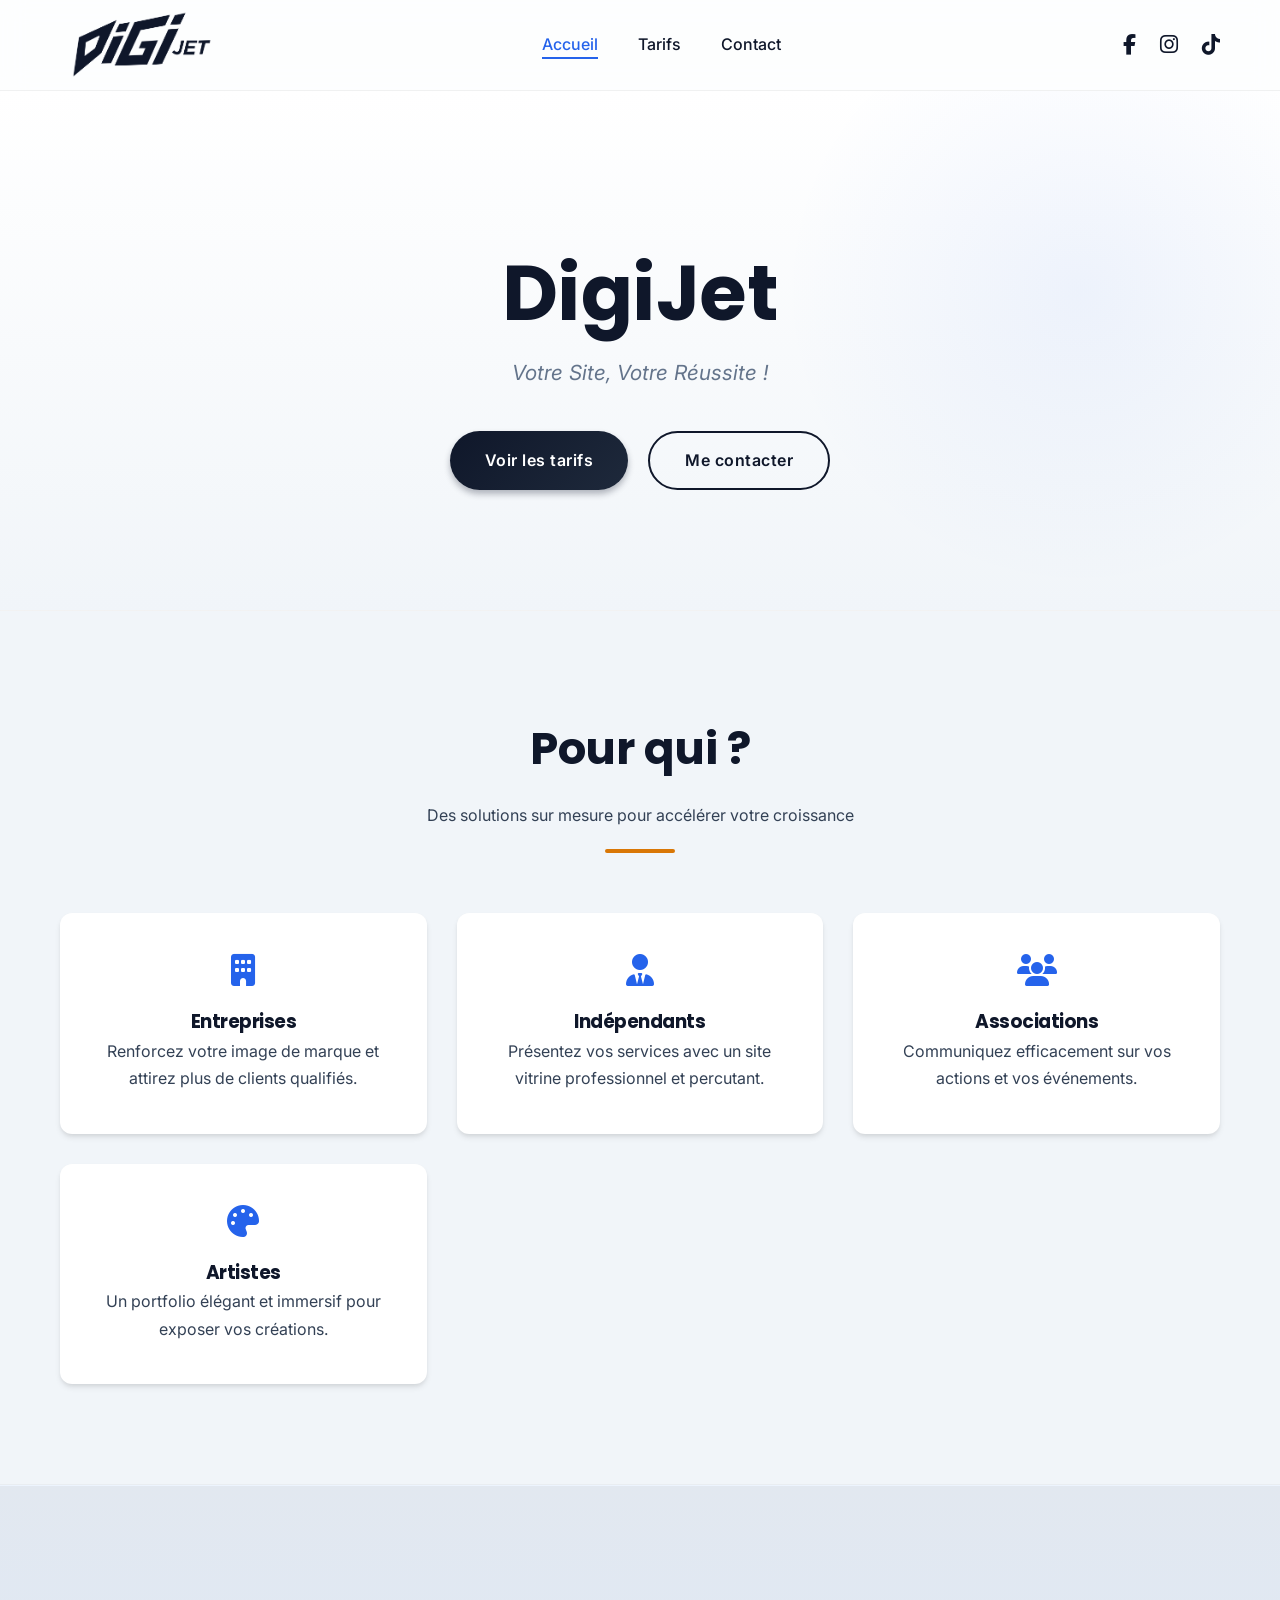
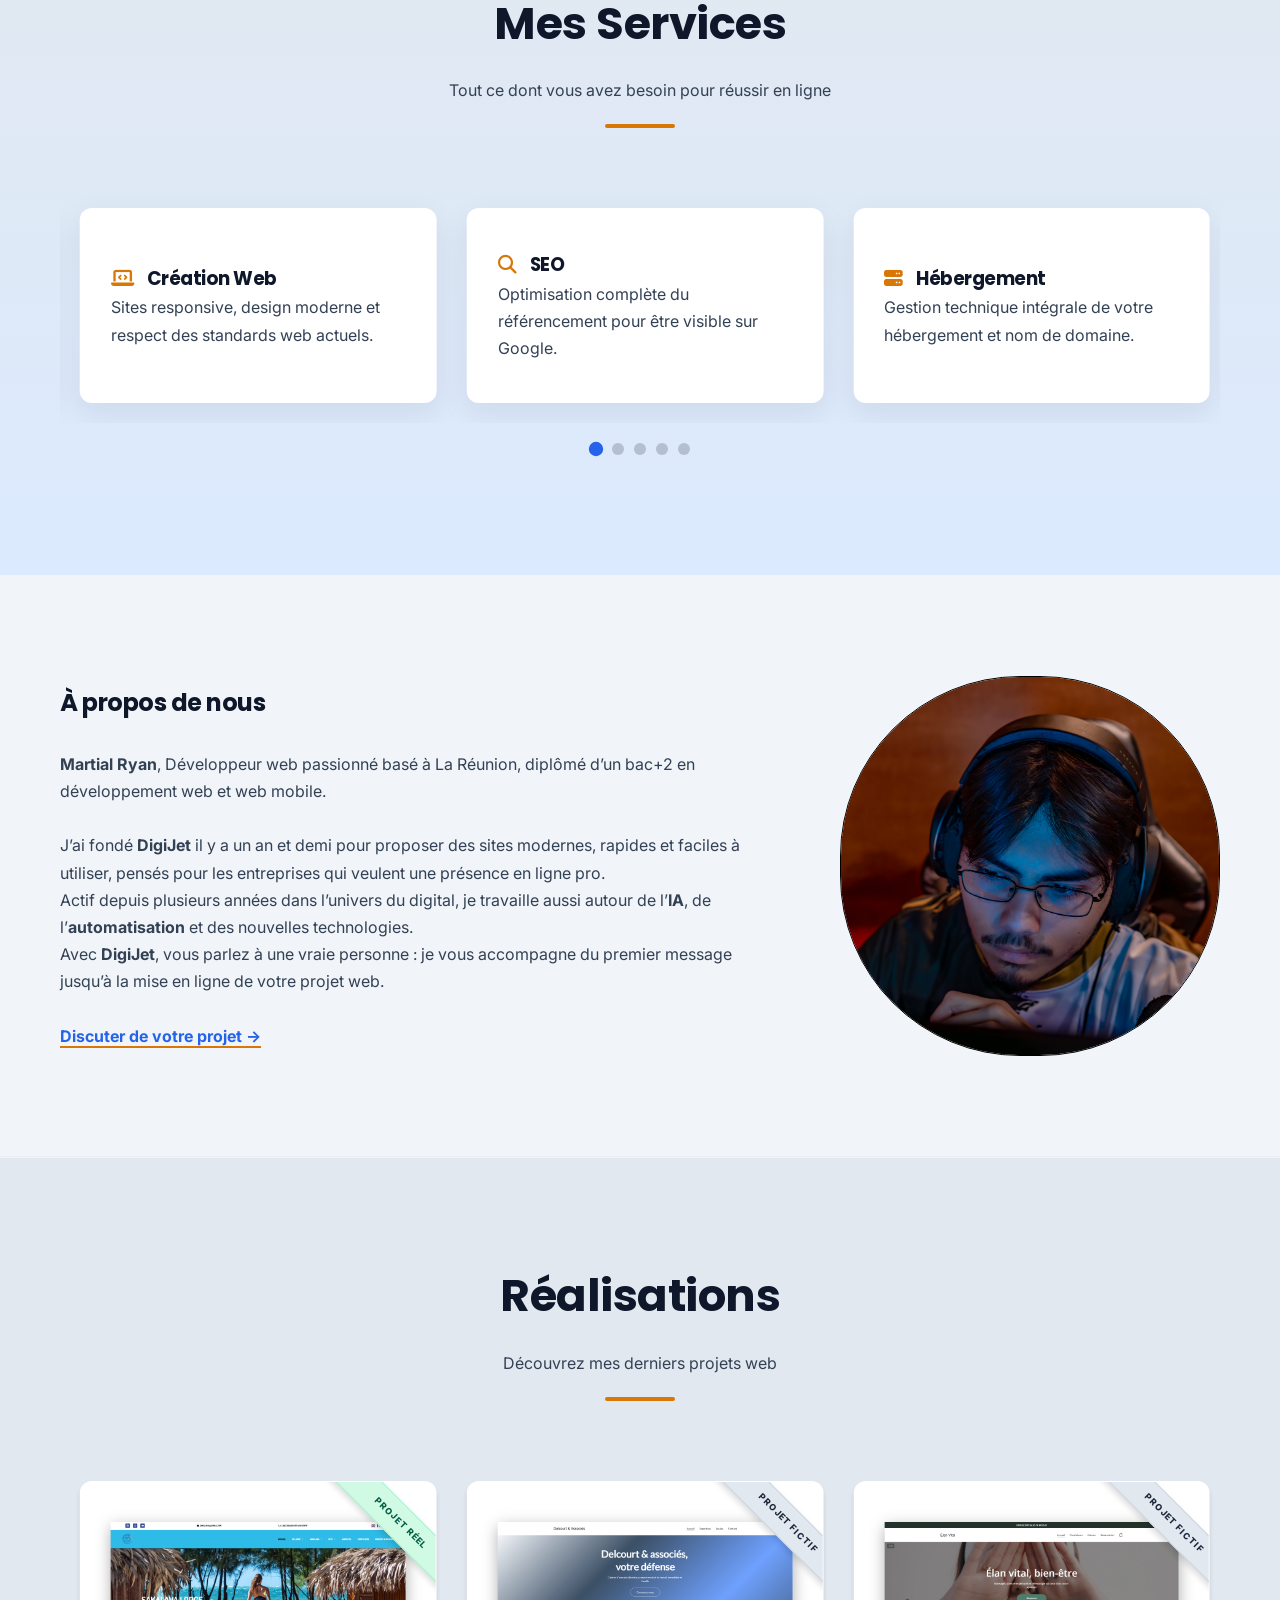
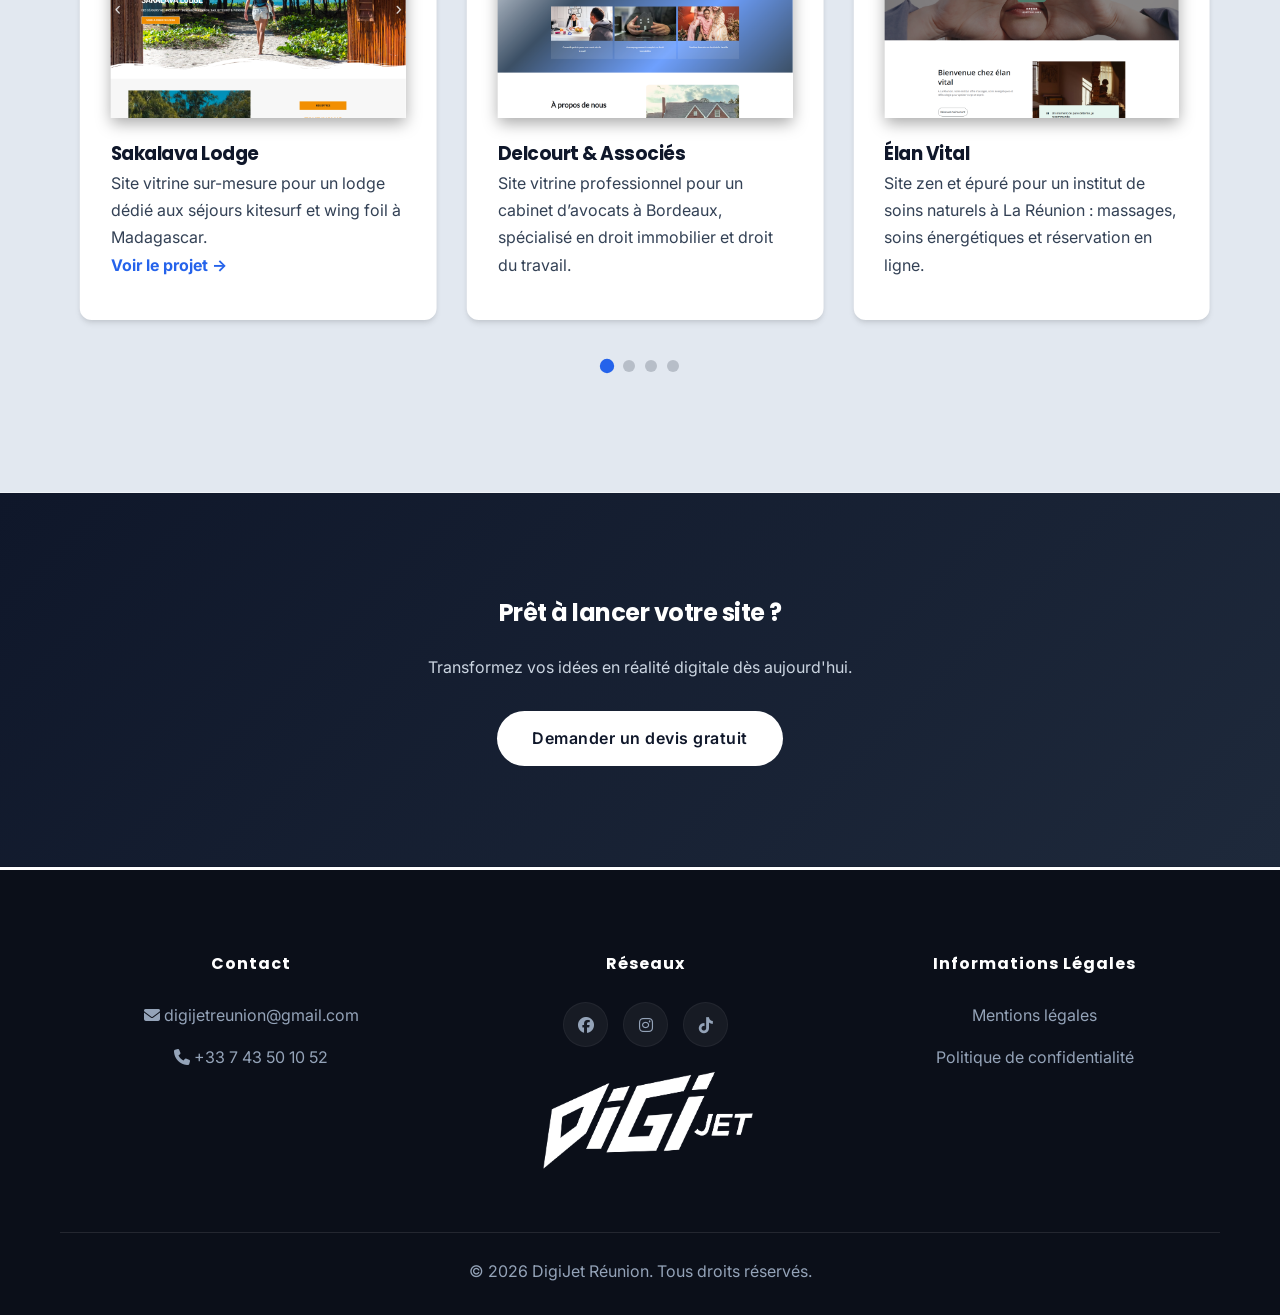
<file: index.html>
<!DOCTYPE html>
<html lang="fr">
<head>

<script id="Cookiebot" src="https://consent.cookiebot.com/uc.js" data-cbid="739e6953-4189-4cd2-9d1f-d18bfc82da0c" type="text/javascript" async></script>

<script data-cookieconsent="ignore">    window.dataLayer = window.dataLayer || [];    function gtag() {        dataLayer.push(arguments);    }    gtag("consent", "default", {        ad_personalization: "denied",        ad_storage: "denied",        ad_user_data: "denied",        analytics_storage: "denied",        functionality_storage: "denied",        personalization_storage: "denied",        security_storage: "granted",        wait_for_update: 500,    });    gtag("set", "ads_data_redaction", true);    gtag("set", "url_passthrough", false);</script>

<!-- Google tag (gtag.js) -->
<script async src="https://www.googletagmanager.com/gtag/js?id=G-381HHHDQ9Z"></script>
<script>
  window.dataLayer = window.dataLayer || [];
  function gtag(){dataLayer.push(arguments);}
  gtag('js', new Date());

  gtag('config', 'G-381HHHDQ9Z');
</script>

<!-- Google Tag Manager -->
<script>(function(w,d,s,l,i){w[l]=w[l]||[];w[l].push({'gtm.start':
new Date().getTime(),event:'gtm.js'});var f=d.getElementsByTagName(s)[0],
j=d.createElement(s),dl=l!='dataLayer'?'&l='+l:'';j.async=true;j.src=
'https://www.googletagmanager.com/gtm.js?id='+i+dl;f.parentNode.insertBefore(j,f);
})(window,document,'script','dataLayer','GTM-5G2W4V74');</script>
<!-- End Google Tag Manager -->


    <meta charset="UTF-8">
    <meta name="viewport" content="width=device-width, initial-scale=1.0">
    <title>Accueil - DigiJet</title>
    <meta name="description" content="Création de sites internet à La Réunion. Site vitrine, e-commerce, blog. Solutions web modernes pour entreprises et indépendants.">
    <meta name="facebook-domain-verification" content="4r6xxpj1vl2rnywando2c2mnoz65j7" />

    <link href="https://fonts.googleapis.com/css2?family=Inter:wght@400;500&family=Poppins:wght@600;700&display=swap" rel="stylesheet">
    <link rel="stylesheet" href="https://cdnjs.cloudflare.com/ajax/libs/font-awesome/6.4.0/css/all.min.css">
    <link rel="icon" type="image/x-icon" href="assets/images/new_logo_digijet_jet.svg">
    
    <link rel="stylesheet" href="assets/css/style.css">
</head>
<body>
<!-- Google Tag Manager (noscript) -->
<noscript><iframe src="https://www.googletagmanager.com/ns.html?id=GTM-5G2W4V74"
height="0" width="0" style="display:none;visibility:hidden"></iframe></noscript>
<!-- End Google Tag Manager (noscript) -->

<header>
    <div class="container navbar">
        <a href="./index.html" class="logo"><img src="./assets/images/new_logo_digijet_blue.png" alt="logo DigiJet"></a>
        
        <nav>
            <ul class="nav-links">
                <li><a href="./index.html" class="active">Accueil</a></li>
                <li><a href="./tarifs.html" class="">Tarifs</a></li>
                <li><a href="./contact.html" class="">Contact</a></li>
            </ul>
        </nav>

        <div class="social-icons">
            <a href="https://www.facebook.com/p/DigiJet-61564815276127/?_rdr" target="_blank"><i class="fab fa-facebook-f"></i></a>
            <a href="https://www.instagram.com/digijet.fr/" target="_blank"><i class="fab fa-instagram"></i></a>
            <a href="https://www.tiktok.com/@digijetreunion?lang=fr" target="_blank"><i class="fab fa-tiktok"></i></a>
        </div>

        <div class="burger">
            <i class="fas fa-bars"></i>
        </div>
    </div>
</header>
<section class="hero reveal">
    <div class="container">
        <h1>DigiJet</h1>
        <p><i>Votre Site, Votre Réussite !</i></p>
        <div class="hero-btns reveal">
            <a href="./tarifs.html" class="btn btn-primary">Voir les tarifs</a>
            <a href="./contact.html" class="btn btn-secondary">Me contacter</a>
        </div>
    </div>
</section>

<section class="section-padding">
    <div class="container">
        <div class="text-center section-title reveal">
            <h2>Pour qui ?</h2>
            <p>Des solutions sur mesure pour accélérer votre croissance</p>
        </div>
        
        <div class="grid-4">
            <div class="card text-center reveal">
                <i class="fas fa-building fa-2x" style="color:var(--accent-color); margin-bottom:20px;"></i>
                <h3>Entreprises</h3>
                <p>Renforcez votre image de marque et attirez plus de clients qualifiés.</p>
            </div>
            <div class="card text-center reveal">
                <i class="fas fa-user-tie fa-2x" style="color:var(--accent-color); margin-bottom:20px;"></i>
                <h3>Indépendants</h3>
                <p>Présentez vos services avec un site vitrine professionnel et percutant.</p>
            </div>
            <div class="card text-center reveal">
                <i class="fas fa-users fa-2x" style="color:var(--accent-color); margin-bottom:20px;"></i>
                <h3>Associations</h3>
                <p>Communiquez efficacement sur vos actions et vos événements.</p>
            </div>
            <div class="card text-center reveal">
                <i class="fas fa-palette fa-2x" style="color:var(--accent-color); margin-bottom:20px;"></i>
                <h3>Artistes</h3>
                <p>Un portfolio élégant et immersif pour exposer vos créations.</p>
            </div>
        </div>
    </div>
</section>

<section class="services-carousel-section bg-light reveal">
    <div class="container">
        <div class="text-center section-title">
            <h2>Mes Services</h2>
            <p>Tout ce dont vous avez besoin pour réussir en ligne</p>
        </div>
        
        <div class="carousel-wrapper">
            
            <button class="carousel-btn prev-btn"><i class="fas fa-chevron-left"></i></button>

            <div class="carousel-track-container">
                <ul class="carousel-track">
                    
                    <li class="carousel-slide current-slide">
                        <div class="card service-card">
                            <h3><i class="fas fa-laptop-code" style="color:var(--gold-color); margin-right:10px;"></i> Création Web</h3>
                            <p>Sites responsive, design moderne et respect des standards web actuels.</p>
                        </div>
                    </li>

                    <li class="carousel-slide">
                        <div class="card service-card">
                            <h3><i class="fas fa-search" style="color:var(--gold-color); margin-right:10px;"></i> SEO</h3>
                            <p>Optimisation complète du référencement pour être visible sur Google.</p>
                        </div>
                    </li>

                    <li class="carousel-slide">
                        <div class="card service-card">
                            <h3><i class="fas fa-server" style="color:var(--gold-color); margin-right:10px;"></i> Hébergement</h3>
                            <p>Gestion technique intégrale de votre hébergement et nom de domaine.</p>
                        </div>
                    </li>

                    <li class="carousel-slide">
                        <div class="card service-card">
                            <h3><i class="fas fa-tools" style="color:var(--gold-color); margin-right:10px;"></i> Maintenance</h3>
                            <p>Mises à jour régulières pour garantir performance et stabilité.</p>
                        </div>
                    </li>

                    <li class="carousel-slide">
                        <div class="card service-card">
                            <h3><i class="fas fa-lock" style="color:var(--gold-color); margin-right:10px;"></i> Sécurité</h3>
                            <p>Protection avancée de vos données et certificats SSL (HTTPS).</p>
                        </div>
                    </li>

                </ul>
            </div>

            <button class="carousel-btn next-btn"><i class="fas fa-chevron-right"></i></button>
        </div>

        <div class="carousel-nav">
            <button class="carousel-indicator current-slide"></button>
            <button class="carousel-indicator"></button>
            <button class="carousel-indicator"></button>
            <button class="carousel-indicator"></button>
            <button class="carousel-indicator"></button>
        </div>

    </div>
</section>


<section class="reveal">
    <div id="divPropos" class="container" style="display:flex; align-items:center; gap:60px; flex-wrap:wrap;">
        <div style="flex:1">
            <h2>À propos de nous</h2>
            <br>
            <p><strong>Martial Ryan</strong>, Développeur web passionné basé à La Réunion, diplômé d’un bac+2 en développement web et web mobile.</p>
            <br>
            <p>J’ai fondé <strong>DigiJet</strong> il y a un an et demi pour proposer des sites modernes, rapides et faciles à utiliser, pensés pour les entreprises qui veulent une présence en ligne pro.</p>
            <p>Actif depuis plusieurs années dans l’univers du digital, je travaille aussi autour de l’<strong>IA</strong>, de l’<strong>automatisation</strong> et des nouvelles technologies.</p>
            <p>Avec <strong>DigiJet</strong>, vous parlez à une vraie personne : je vous accompagne du premier message jusqu’à la mise en ligne de votre projet web.</p>
            <br>
            <a href="./contact.html" style="color:var(--accent-color); font-weight:700; border-bottom:2px solid var(--gold-color);">Discuter de votre projet &rarr;</a>
        </div>
        <div class="div-portrait" style="text-align: center;"> 
            <img src="assets/images/personne/ryan3_bg.jpg" alt="MARTIAL Ryan" class="ryan-portrait">
        </div>
    </div>
</section>

<section class="realisation-carousel-section bg-light reveal">
    <div class="container">
        <div class="text-center section-title">
            <h2>Réalisations</h2>
            <p>Découvrez mes derniers projets web</p>
        </div>
        
        <div class="carousel-wrapper">
            
            <button class="carousel-btn prev-btn"><i class="fas fa-chevron-left"></i></button>

            <div class="carousel-track-container">
                <ul class="carousel-track">
                
                    <li class="carousel-slide current-slide">
                        <div class="card realisation-card">
                            <div class="ribbon ribbon-reel">Projet Réel</div>
                            
                            <div class="cardRealisation">
                                <img src="assets/images/site/sakalava-preview.png" alt="Sakalava Lodge" style="box-shadow: rgba(0, 0, 0, 0.35) 0px 5px 15px;">
                            </div>
                            <h3>Sakalava Lodge</h3>
                            <p>Site vitrine sur-mesure pour un lodge dédié aux séjours kitesurf et wing foil à Madagascar.</p> 
                            <a href="https://sakalava.com" target="_blank" style="color:var(--accent-color); font-weight:bold;">Voir le projet &rarr;</a>
                        </div>
                    </li>

                    <li class="carousel-slide current-slide">
                        <div class="card realisation-card">
                            <div class="ribbon ribbon-fictif">Projet Fictif</div>

                            <div class="cardRealisation">
                                <img src="assets/images/site/delcourtAssocies-preview.png" alt="Delcourt & Associés" style="box-shadow: rgba(0, 0, 0, 0.35) 0px 5px 15px;">
                            </div>
                            <h3>Delcourt & Associés</h3>
                            <p>Site vitrine professionnel pour un cabinet d’avocats à Bordeaux, spécialisé en droit immobilier et droit du travail.</p> 
                            <!-- <a href="https://delcourtssocies.digijet.fr/" target="_blank" style="color:var(--accent-color); font-weight:bold;">Voir le projet &rarr;</a> -->
                        </div>
                    </li>

                    <li class="carousel-slide current-slide">
                        <div class="card realisation-card">
                            <div class="ribbon ribbon-fictif">Projet Fictif</div>

                            <div class="cardRealisation">
                                <img src="assets/images/site/elanvital-preview.png" alt="Élan Vital" style="box-shadow: rgba(0, 0, 0, 0.35) 0px 5px 15px;">
                            </div>
                            <h3>Élan Vital</h3>
                            <p>Site zen et épuré pour un institut de soins naturels à La Réunion : massages, soins énergétiques et réservation en ligne.</p> 
                            <!-- <a href="https://elanvital.digijet.fr/" target="_blank" style="color:var(--accent-color); font-weight:bold;">Voir le projet &rarr;</a> -->
                        </div>
                    </li>

                    <li class="carousel-slide current-slide">
                        <div class="card realisation-card">
                            <div class="ribbon ribbon-fictif">Projet Fictif</div>

                            <div class="cardRealisation">
                                <img src="assets/images/site/mobifixexpress-preview.png" alt="Mobifix Express" style="box-shadow: rgba(0, 0, 0, 0.35) 0px 5px 15px;">
                            </div>
                            <h3>Mobifix Express</h3>
                            <p>Site moderne pour un réparateur mobile à domicile à Lyon, avec prise de rendez-vous rapide et services détaillés.</p> 
                            <!-- <a href="https://mobifixexpress.digijet.fr/" target="_blank" style="color:var(--accent-color); font-weight:bold;">Voir le projet &rarr;</a> -->
                        </div>
                    </li>

                    <li class="carousel-slide current-slide">
                        <div class="card realisation-card">
                            <div class="ribbon ribbon-fictif">Projet Fictif</div>

                            <div class="cardRealisation">
                                <img src="assets/images/site/lamiedumatin-preview.png" alt="La Mie du Matin" style="box-shadow: rgba(0, 0, 0, 0.35) 0px 5px 15px;">
                            </div>
                            <h3>La Mie du Matin</h3>
                            <p>Site chaleureux pour une boulangerie artisanale à Lille : produits bio, créations de saison et fidélité digitale.</p> 
                            <!-- <a href="https://lamiedumatin.digijet.fr/" target="_blank" style="color:var(--accent-color); font-weight:bold;">Voir le projet &rarr;</a> -->
                        </div>
                    </li>

                </ul>
            </div>

            <button class="carousel-btn next-btn"><i class="fas fa-chevron-right"></i></button>
        </div>

        <div class="carousel-nav">
            <button class="carousel-indicator current-slide"></button>
            <button class="carousel-indicator"></button>
            <button class="carousel-indicator"></button>
            <button class="carousel-indicator"></button>
        </div>

    </div>
</section>

<section style="background: linear-gradient(135deg, var(--primary-color), #1e293b); color: white; text-align: center;" class="reveal">
    <div class="container" style="display: flex; align-items: center; justify-content: center; flex-direction: column;">
        <h2 style="color:white; margin-bottom:20px;">Prêt à lancer votre site ?</h2>
        <p style="color: #cbd5e1; margin-bottom: 30px;">Transformez vos idées en réalité digitale dès aujourd'hui.</p>
        <a href="./contact.html" class="btn" style="background:white; color:var(--primary-color);">Demander un devis gratuit</a>
    </div>
</section>

<footer>
    <div class="container">
        <div class="footer-grid" style="display: flex; flex-direction: row; justify-content: space-around;">
            <div class="footer-col">
                <h4>Contact</h4>
                <p><i class="fas fa-envelope"></i> digijetreunion@gmail.com</p>
                <p><i class="fas fa-phone"></i> +33 7 43 50 10 52</p>
            </div>

            <div class="footer-col">
                <h4>Réseaux</h4>
                <div class="footer-socials" style="display: flex;">
                    <a href="https://www.facebook.com/p/DigiJet-61564815276127/?_rdr"><i class="fab fa-facebook"></i></a>
                    <a href="https://www.instagram.com/digijet.fr/"><i class="fab fa-instagram"></i></a>
                    <a href="https://www.tiktok.com/@digijetreunion?lang=fr"><i class="fab fa-tiktok"></i></a>
                </div>
                <a href="./index.html" class="logo"><img src="./assets/images/new_logo_digijet_white.png" alt="logo DigiJet"></a>
            </div>

            <div class="footer-col">
                <h4>Informations Légales</h4>
                <a href="./mentions-legales.html">Mentions légales</a>
                <a href="./politique-confidentialite.html">Politique de confidentialité</a>
            </div>
        </div>

        <div class="copyright">
            &copy; 2026 DigiJet Réunion. Tous droits réservés.
        </div>
    </div>
</footer>

<script src="assets/js/script.js"></script>
</body>
</html>
</file>
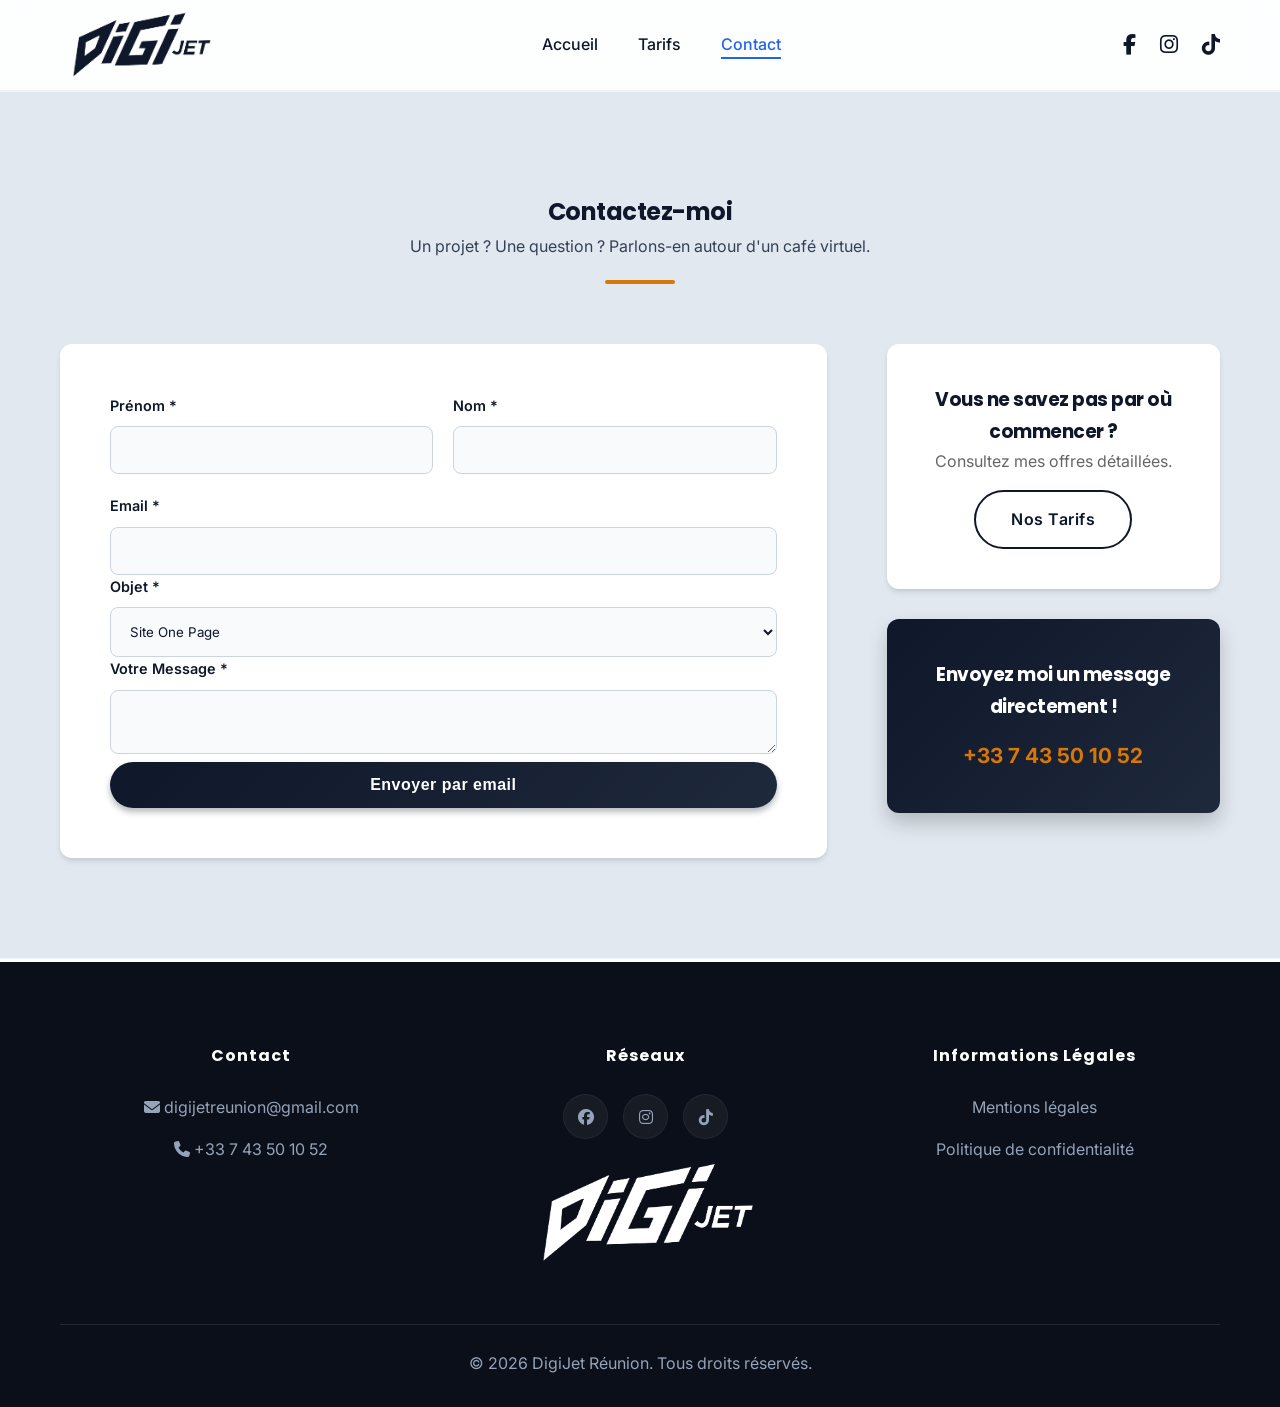
<file: contact.html>
<!DOCTYPE html>
<html lang="fr">
<head>

<script id="Cookiebot" src="https://consent.cookiebot.com/uc.js" data-cbid="739e6953-4189-4cd2-9d1f-d18bfc82da0c" type="text/javascript" async></script>

<script data-cookieconsent="ignore">    window.dataLayer = window.dataLayer || [];    function gtag() {        dataLayer.push(arguments);    }    gtag("consent", "default", {        ad_personalization: "denied",        ad_storage: "denied",        ad_user_data: "denied",        analytics_storage: "denied",        functionality_storage: "denied",        personalization_storage: "denied",        security_storage: "granted",        wait_for_update: 500,    });    gtag("set", "ads_data_redaction", true);    gtag("set", "url_passthrough", false);</script>

<!-- Google tag (gtag.js) -->
<script async src="https://www.googletagmanager.com/gtag/js?id=G-381HHHDQ9Z"></script>
<script>
  window.dataLayer = window.dataLayer || [];
  function gtag(){dataLayer.push(arguments);}
  gtag('js', new Date());

  gtag('config', 'G-381HHHDQ9Z');
</script>

<!-- Google Tag Manager -->
<script>(function(w,d,s,l,i){w[l]=w[l]||[];w[l].push({'gtm.start':
new Date().getTime(),event:'gtm.js'});var f=d.getElementsByTagName(s)[0],
j=d.createElement(s),dl=l!='dataLayer'?'&l='+l:'';j.async=true;j.src=
'https://www.googletagmanager.com/gtm.js?id='+i+dl;f.parentNode.insertBefore(j,f);
})(window,document,'script','dataLayer','GTM-5G2W4V74');</script>
<!-- End Google Tag Manager -->


    <meta charset="UTF-8">
    <meta name="viewport" content="width=device-width, initial-scale=1.0">
    <title>Contact - DigiJet</title>
    <meta name="description" content="Création de sites internet à La Réunion. Site vitrine, e-commerce, blog. Solutions web modernes pour entreprises et indépendants.">
    <meta name="facebook-domain-verification" content="4r6xxpj1vl2rnywando2c2mnoz65j7" />

    <link href="https://fonts.googleapis.com/css2?family=Inter:wght@400;500&family=Poppins:wght@600;700&display=swap" rel="stylesheet">
    <link rel="stylesheet" href="https://cdnjs.cloudflare.com/ajax/libs/font-awesome/6.4.0/css/all.min.css">
    <link rel="icon" type="image/x-icon" href="assets/images/new_logo_digijet_jet.svg">
    
    <link rel="stylesheet" href="assets/css/style.css">
</head>
<body>
<!-- Google Tag Manager (noscript) -->
<noscript><iframe src="https://www.googletagmanager.com/ns.html?id=GTM-5G2W4V74"
height="0" width="0" style="display:none;visibility:hidden"></iframe></noscript>
<!-- End Google Tag Manager (noscript) -->

<header>
    <div class="container navbar">
        <a href="./index.html" class="logo"><img src="./assets/images/new_logo_digijet_blue.png" alt="logo DigiJet"></a>
        
        <nav>
            <ul class="nav-links">
                <li><a href="./index.html" class="">Accueil</a></li>
                <li><a href="./tarifs.html" class="">Tarifs</a></li>
                <li><a href="./contact.html" class="active">Contact</a></li>
            </ul>
        </nav>

        <div class="social-icons">
            <a href="https://www.facebook.com/p/DigiJet-61564815276127/?_rdr" target="_blank"><i class="fab fa-facebook-f"></i></a>
            <a href="https://www.instagram.com/digijet.fr/" target="_blank"><i class="fab fa-instagram"></i></a>
            <a href="https://www.tiktok.com/@digijetreunion?lang=fr" target="_blank"><i class="fab fa-tiktok"></i></a>
        </div>

        <div class="burger">
            <i class="fas fa-bars"></i>
        </div>
    </div>
</header>
<section class="section-padding bg-light reveal">
    <div class="container">
        <div class="text-center section-title">
            <h1>Contactez-moi</h1>
            <p>Un projet ? Une question ? Parlons-en autour d'un café virtuel.</p>
        </div>

        <div class="contact-wrapper">
            
            <div class="contact-form reveal">
<form method="post" action="mailto:digijetreunion@gmail.com" enctype="text/plain">
                    <div class="grid-2" style="gap:20px; grid-template-columns: 1fr 1fr; display:grid; margin-bottom:20px;">
                        <div class="form-group" style="margin-bottom:0;">
                            <label for="prenom">Prénom *</label>
                            <input type="text" name="prenom" id="prenom" class="form-control" required>
                        </div>
                        <div class="form-group" style="margin-bottom:0;">
                            <label for="nom">Nom *</label>
                            <input type="text" name="nom" id="nom" class="form-control" required>
                        </div>
                    </div>

                    <div class="form-group">
                        <label for="email">Email *</label>
                        <input type="email" name="email" id="email" class="form-control" required>
                    </div>

                    <div class="form-group">
                        <label for="objet">Objet *</label>
                        <select name="objet" id="objet" class="form-control">
                            <option value="Site One Page">Site One Page</option>
                            <option value="Site vitrine">Site vitrine</option>
                            <option value="Site blog">Site blog</option>
                            <option value="Devis personnalisé">Devis personnalisé</option>
                            <option value="Autre demande">Autre demande</option>
                        </select>
                    </div>

                    <div class="form-group">
                        <label for="message">Votre Message *</label>
                        <textarea name="message" id="message" class="form-control" required></textarea>
                    </div>

                    <button type="submit" class="btn btn-primary" style="width:100%;">Envoyer par email</button>
                </form>
            </div>

            <div class="contact-info reveal">
                <div class="info-box">
                    <h3>Vous ne savez pas par où commencer ?</h3>
                    <p style="margin-bottom:15px; color:#666;">Consultez mes offres détaillées.</p>
                    <a href="./tarifs.html" class="btn btn-secondary">Nos Tarifs</a>
                </div>

                <div class="info-box dark">
                    <h3 style="color: white!important;">Envoyez moi un message directement !</h3>
                    <p style="font-size:1.3rem; margin-top:15px; font-weight:bold; color:var(--gold-color);">+33 7 43 50 10 52</p>
                </div>
            </div>

        </div>
    </div>
</section>
<footer>
    <div class="container">
        <div class="footer-grid" style="display: flex; flex-direction: row; justify-content: space-around;">
            <div class="footer-col">
                <h4>Contact</h4>
                <p><i class="fas fa-envelope"></i> digijetreunion@gmail.com</p>
                <p><i class="fas fa-phone"></i> +33 7 43 50 10 52</p>
            </div>

            <div class="footer-col">
                <h4>Réseaux</h4>
                <div class="footer-socials" style="display: flex;">
                    <a href="https://www.facebook.com/p/DigiJet-61564815276127/?_rdr"><i class="fab fa-facebook"></i></a>
                    <a href="https://www.instagram.com/digijet.fr/"><i class="fab fa-instagram"></i></a>
                    <a href="https://www.tiktok.com/@digijetreunion?lang=fr"><i class="fab fa-tiktok"></i></a>
                </div>
                <a href="./index.html" class="logo"><img src="./assets/images/new_logo_digijet_white.png" alt="logo DigiJet"></a>
            </div>

            <div class="footer-col">
                <h4>Informations Légales</h4>
                <a href="./mentions-legales.html">Mentions légales</a>
                <a href="./politique-confidentialite.html">Politique de confidentialité</a>
            </div>
        </div>

        <div class="copyright">
            &copy; 2026 DigiJet Réunion. Tous droits réservés.
        </div>
    </div>
</footer>

<script src="assets/js/script.js"></script>
</body>
</html>
</file>
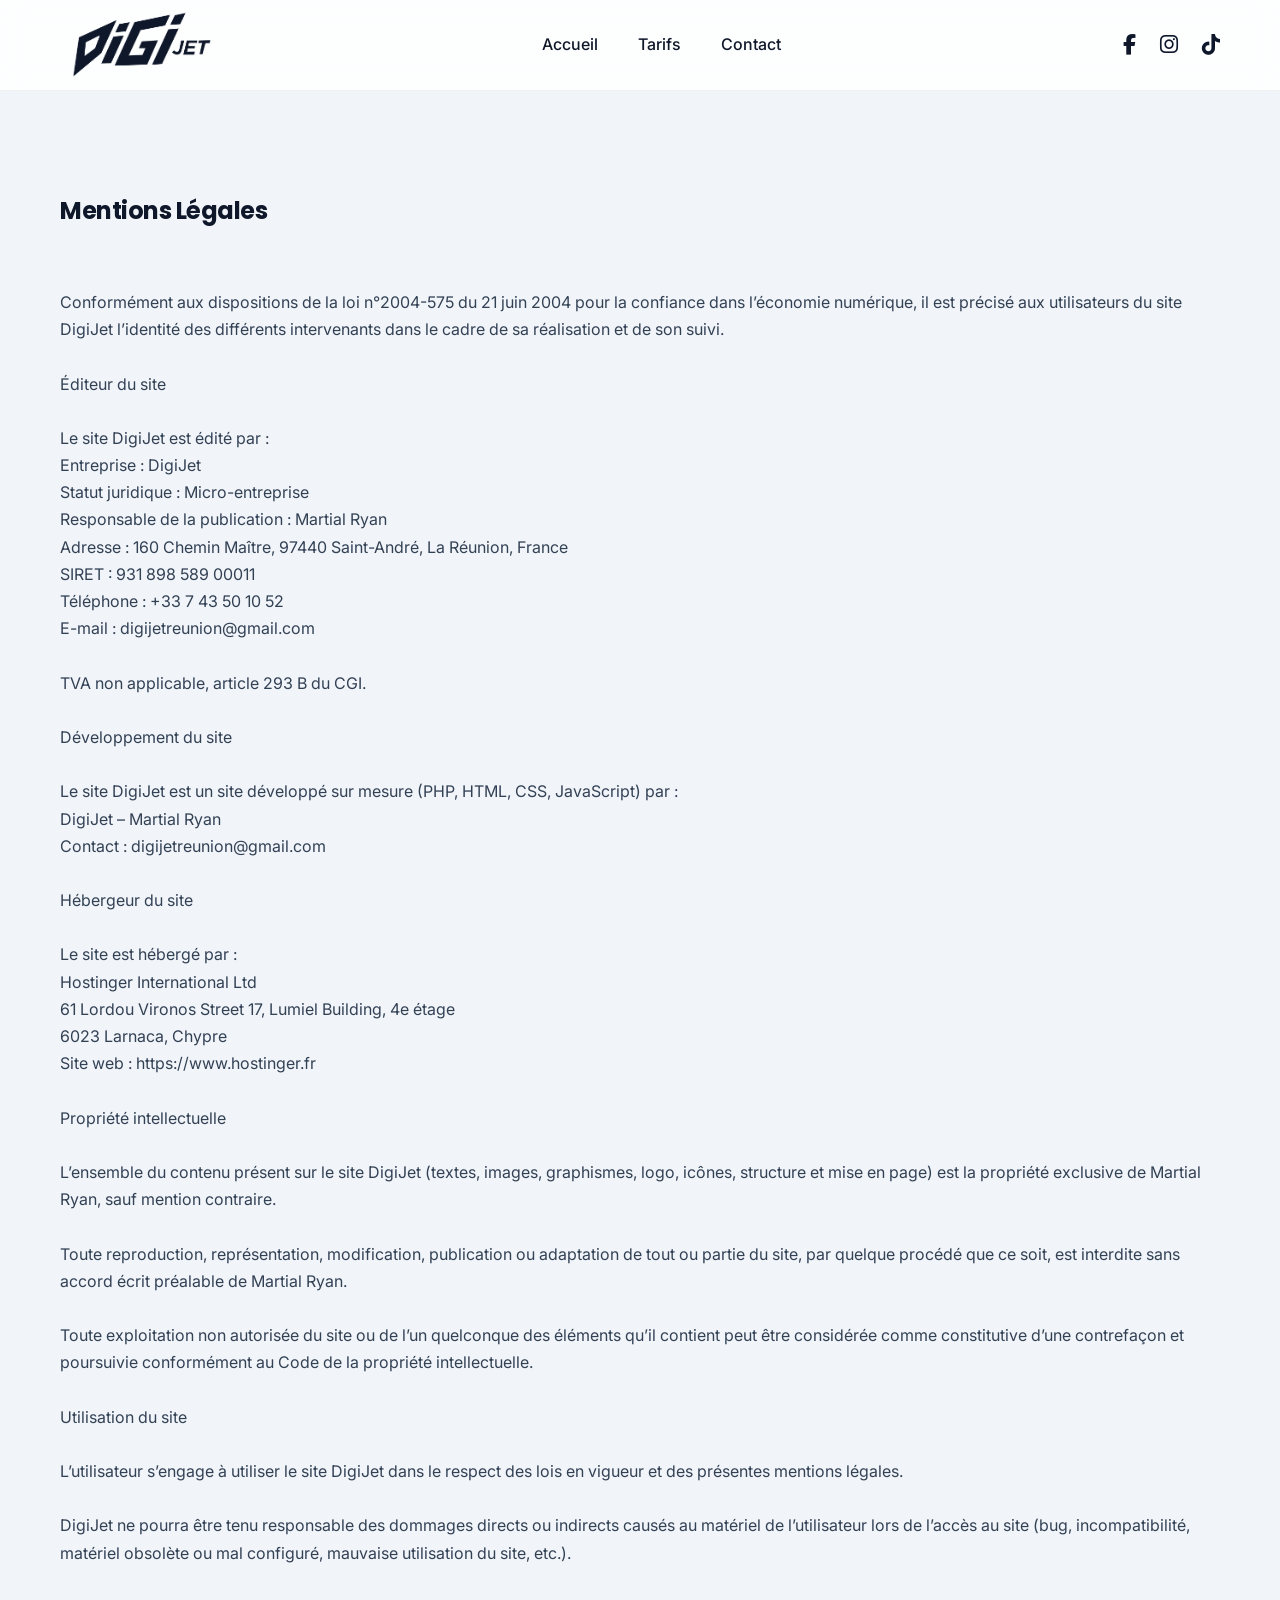
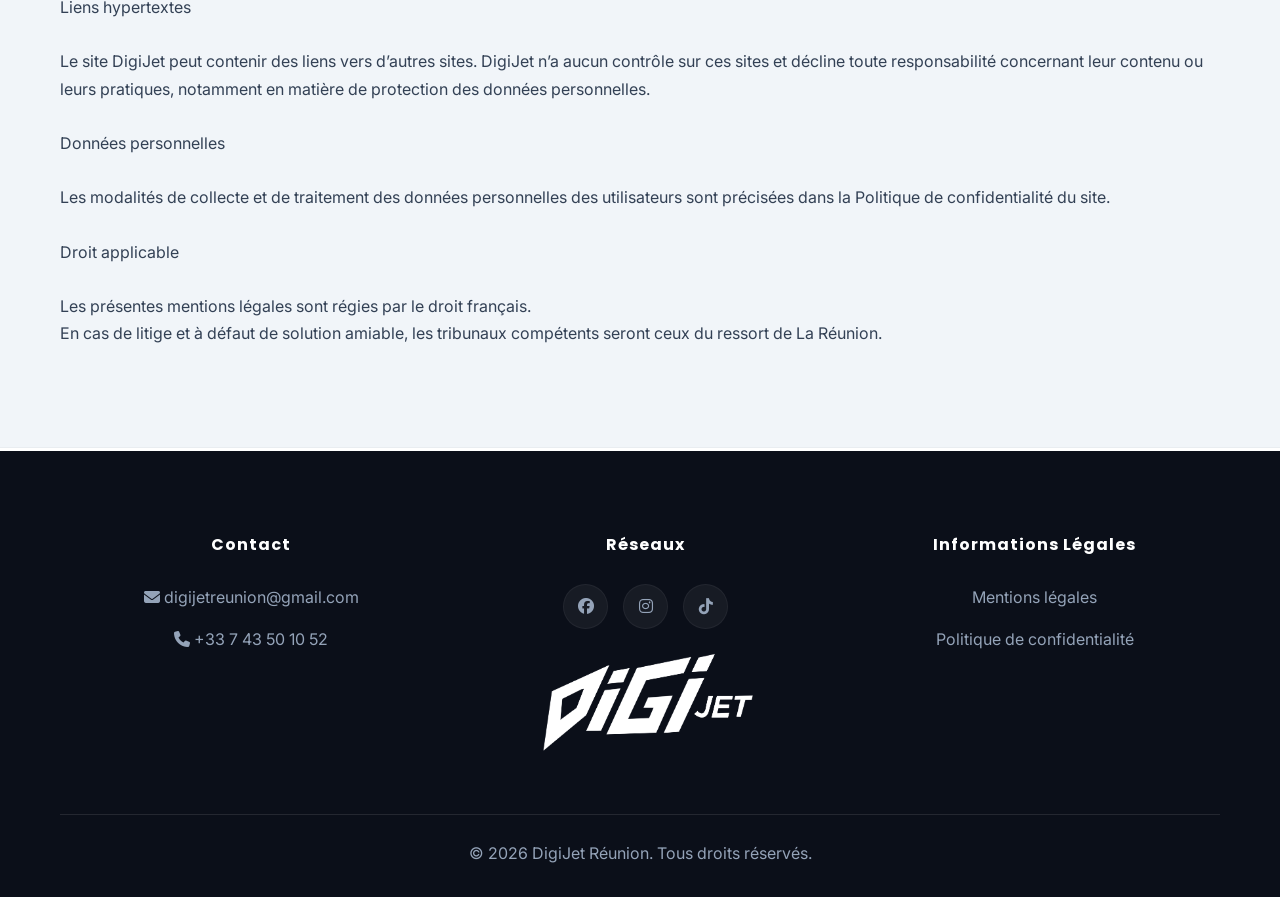
<file: mentions-legales.html>
<!DOCTYPE html>
<html lang="fr">
<head>

<script id="Cookiebot" src="https://consent.cookiebot.com/uc.js" data-cbid="739e6953-4189-4cd2-9d1f-d18bfc82da0c" type="text/javascript" async></script>

<script data-cookieconsent="ignore">    window.dataLayer = window.dataLayer || [];    function gtag() {        dataLayer.push(arguments);    }    gtag("consent", "default", {        ad_personalization: "denied",        ad_storage: "denied",        ad_user_data: "denied",        analytics_storage: "denied",        functionality_storage: "denied",        personalization_storage: "denied",        security_storage: "granted",        wait_for_update: 500,    });    gtag("set", "ads_data_redaction", true);    gtag("set", "url_passthrough", false);</script>

<!-- Google tag (gtag.js) -->
<script async src="https://www.googletagmanager.com/gtag/js?id=G-381HHHDQ9Z"></script>
<script>
  window.dataLayer = window.dataLayer || [];
  function gtag(){dataLayer.push(arguments);}
  gtag('js', new Date());

  gtag('config', 'G-381HHHDQ9Z');
</script>

<!-- Google Tag Manager -->
<script>(function(w,d,s,l,i){w[l]=w[l]||[];w[l].push({'gtm.start':
new Date().getTime(),event:'gtm.js'});var f=d.getElementsByTagName(s)[0],
j=d.createElement(s),dl=l!='dataLayer'?'&l='+l:'';j.async=true;j.src=
'https://www.googletagmanager.com/gtm.js?id='+i+dl;f.parentNode.insertBefore(j,f);
})(window,document,'script','dataLayer','GTM-5G2W4V74');</script>
<!-- End Google Tag Manager -->


    <meta charset="UTF-8">
    <meta name="viewport" content="width=device-width, initial-scale=1.0">
    <title>Mentions Légales - DigiJet</title>
    <meta name="description" content="Création de sites internet à La Réunion. Site vitrine, e-commerce, blog. Solutions web modernes pour entreprises et indépendants.">
    <meta name="facebook-domain-verification" content="4r6xxpj1vl2rnywando2c2mnoz65j7" />

    <link href="https://fonts.googleapis.com/css2?family=Inter:wght@400;500&family=Poppins:wght@600;700&display=swap" rel="stylesheet">
    <link rel="stylesheet" href="https://cdnjs.cloudflare.com/ajax/libs/font-awesome/6.4.0/css/all.min.css">
    <link rel="icon" type="image/x-icon" href="assets/images/new_logo_digijet_jet.svg">
    
    <link rel="stylesheet" href="assets/css/style.css">
</head>
<body>
<!-- Google Tag Manager (noscript) -->
<noscript><iframe src="https://www.googletagmanager.com/ns.html?id=GTM-5G2W4V74"
height="0" width="0" style="display:none;visibility:hidden"></iframe></noscript>
<!-- End Google Tag Manager (noscript) -->

<header>
    <div class="container navbar">
        <a href="./index.html" class="logo"><img src="./assets/images/new_logo_digijet_blue.png" alt="logo DigiJet"></a>
        
        <nav>
            <ul class="nav-links">
                <li><a href="./index.html" class="">Accueil</a></li>
                <li><a href="./tarifs.html" class="">Tarifs</a></li>
                <li><a href="./contact.html" class="">Contact</a></li>
            </ul>
        </nav>

        <div class="social-icons">
            <a href="https://www.facebook.com/p/DigiJet-61564815276127/?_rdr" target="_blank"><i class="fab fa-facebook-f"></i></a>
            <a href="https://www.instagram.com/digijet.fr/" target="_blank"><i class="fab fa-instagram"></i></a>
            <a href="https://www.tiktok.com/@digijetreunion?lang=fr" target="_blank"><i class="fab fa-tiktok"></i></a>
        </div>

        <div class="burger">
            <i class="fas fa-bars"></i>
        </div>
    </div>
</header>
<section>
    <div class="container">
        <h1>Mentions Légales</h1>
        <div style="margin-top:30px; white-space: pre-line;">
Conformément aux dispositions de la loi n°2004-575 du 21 juin 2004 pour la confiance dans l’économie numérique, il est précisé aux utilisateurs du site DigiJet l’identité des différents intervenants dans le cadre de sa réalisation et de son suivi.

Éditeur du site

Le site DigiJet est édité par :
Entreprise : DigiJet
Statut juridique : Micro-entreprise
Responsable de la publication : Martial Ryan
Adresse : 160 Chemin Maître, 97440 Saint-André, La Réunion, France
SIRET : 931 898 589 00011
Téléphone : +33 7 43 50 10 52
E-mail : digijetreunion@gmail.com

TVA non applicable, article 293 B du CGI.

Développement du site

Le site DigiJet est un site développé sur mesure (PHP, HTML, CSS, JavaScript) par :
DigiJet – Martial Ryan
Contact : digijetreunion@gmail.com

Hébergeur du site

Le site est hébergé par :
Hostinger International Ltd
61 Lordou Vironos Street 17, Lumiel Building, 4e étage
6023 Larnaca, Chypre
Site web : https://www.hostinger.fr

Propriété intellectuelle

L’ensemble du contenu présent sur le site DigiJet (textes, images, graphismes, logo, icônes, structure et mise en page) est la propriété exclusive de Martial Ryan, sauf mention contraire.

Toute reproduction, représentation, modification, publication ou adaptation de tout ou partie du site, par quelque procédé que ce soit, est interdite sans accord écrit préalable de Martial Ryan.

Toute exploitation non autorisée du site ou de l’un quelconque des éléments qu’il contient peut être considérée comme constitutive d’une contrefaçon et poursuivie conformément au Code de la propriété intellectuelle.

Utilisation du site

L’utilisateur s’engage à utiliser le site DigiJet dans le respect des lois en vigueur et des présentes mentions légales.

DigiJet ne pourra être tenu responsable des dommages directs ou indirects causés au matériel de l’utilisateur lors de l’accès au site (bug, incompatibilité, matériel obsolète ou mal configuré, mauvaise utilisation du site, etc.).

Liens hypertextes

Le site DigiJet peut contenir des liens vers d’autres sites. DigiJet n’a aucun contrôle sur ces sites et décline toute responsabilité concernant leur contenu ou leurs pratiques, notamment en matière de protection des données personnelles.

Données personnelles

Les modalités de collecte et de traitement des données personnelles des utilisateurs sont précisées dans la Politique de confidentialité du site.

Droit applicable

Les présentes mentions légales sont régies par le droit français.
En cas de litige et à défaut de solution amiable, les tribunaux compétents seront ceux du ressort de La Réunion.
            </div>
    </div>
</section>

<footer>
    <div class="container">
        <div class="footer-grid" style="display: flex; flex-direction: row; justify-content: space-around;">
            <div class="footer-col">
                <h4>Contact</h4>
                <p><i class="fas fa-envelope"></i> digijetreunion@gmail.com</p>
                <p><i class="fas fa-phone"></i> +33 7 43 50 10 52</p>
            </div>

            <div class="footer-col">
                <h4>Réseaux</h4>
                <div class="footer-socials" style="display: flex;">
                    <a href="https://www.facebook.com/p/DigiJet-61564815276127/?_rdr"><i class="fab fa-facebook"></i></a>
                    <a href="https://www.instagram.com/digijet.fr/"><i class="fab fa-instagram"></i></a>
                    <a href="https://www.tiktok.com/@digijetreunion?lang=fr"><i class="fab fa-tiktok"></i></a>
                </div>
                <a href="./index.html" class="logo"><img src="./assets/images/new_logo_digijet_white.png" alt="logo DigiJet"></a>
            </div>

            <div class="footer-col">
                <h4>Informations Légales</h4>
                <a href="./mentions-legales.html">Mentions légales</a>
                <a href="./politique-confidentialite.html">Politique de confidentialité</a>
            </div>
        </div>

        <div class="copyright">
            &copy; 2026 DigiJet Réunion. Tous droits réservés.
        </div>
    </div>
</footer>

<script src="assets/js/script.js"></script>
</body>
</html>
</file>
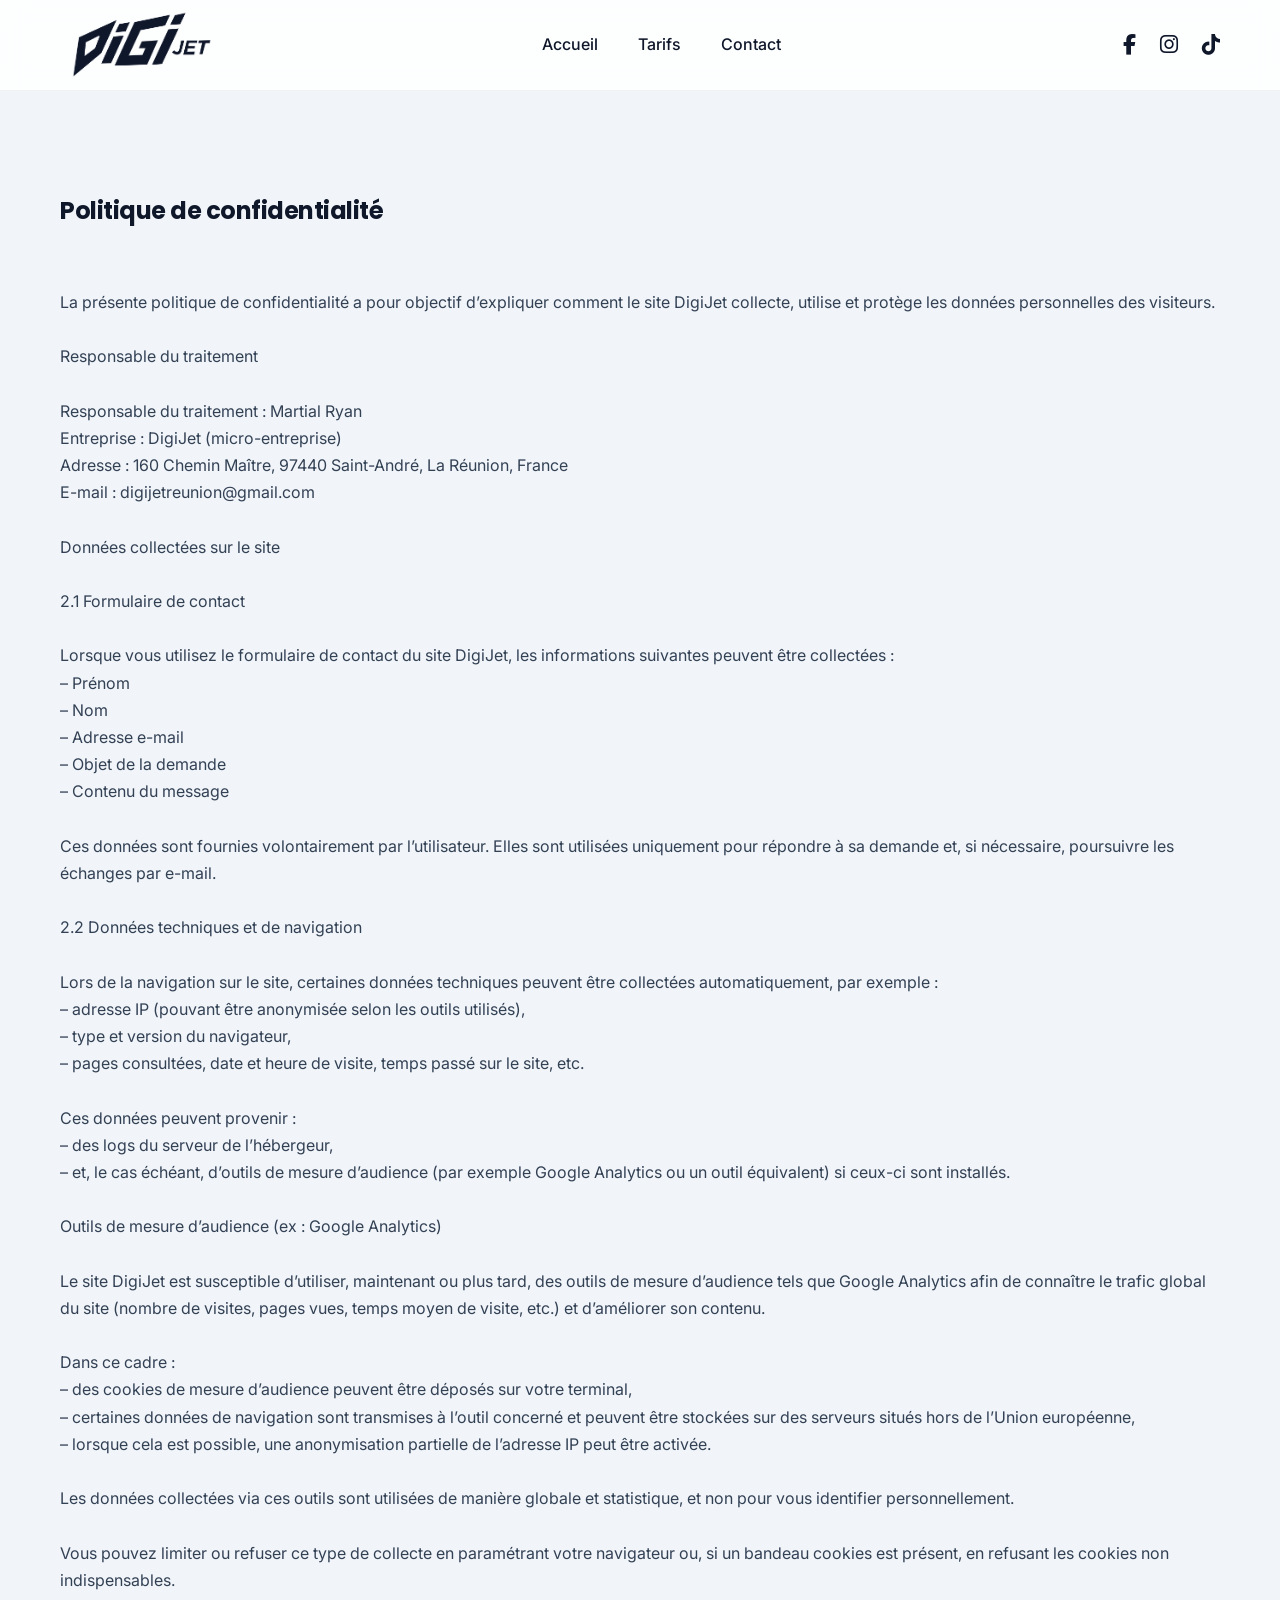
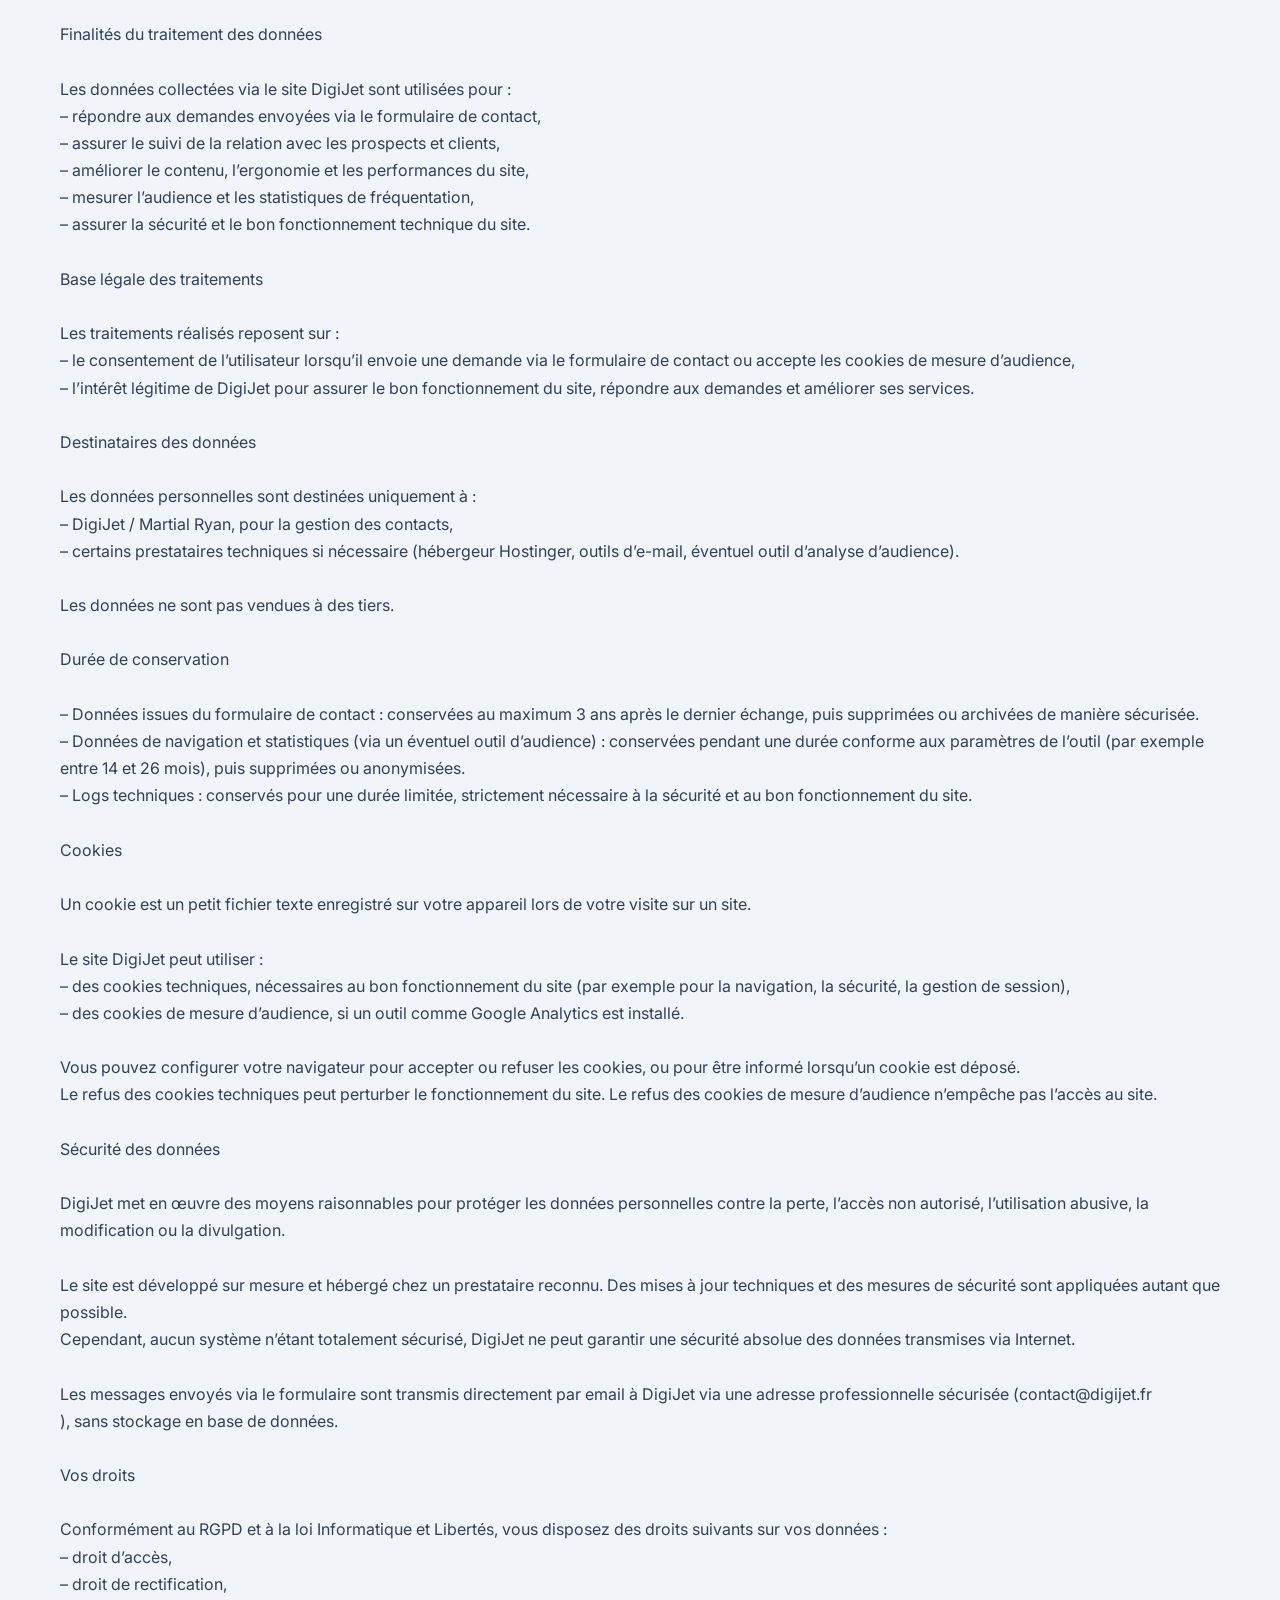
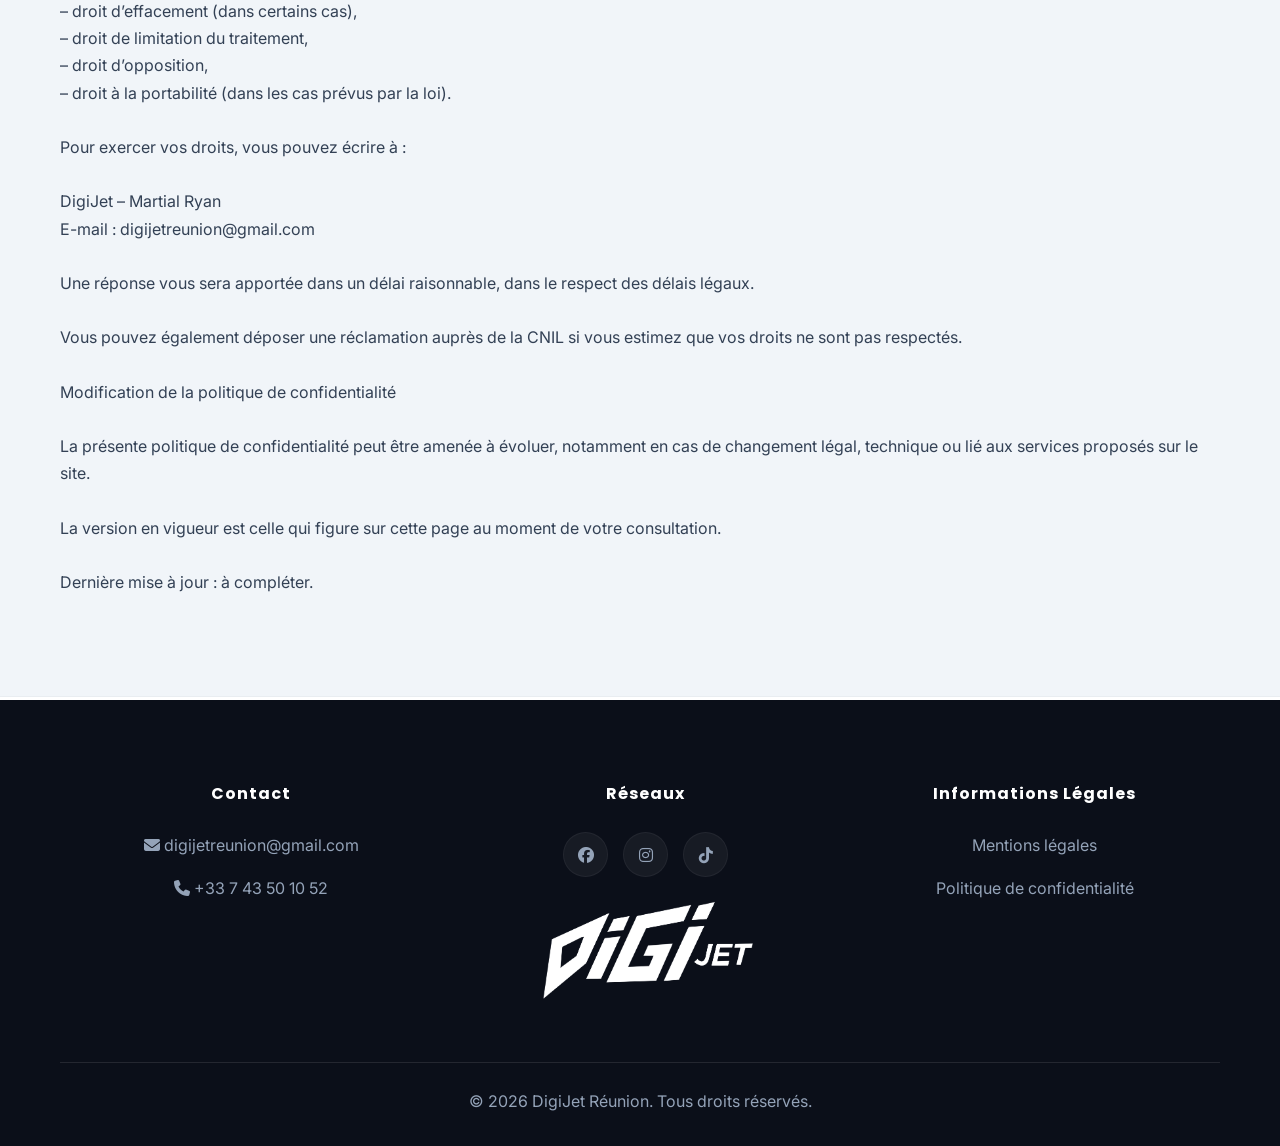
<file: politique-confidentialite.html>
<!DOCTYPE html>
<html lang="fr">
<head>

<script id="Cookiebot" src="https://consent.cookiebot.com/uc.js" data-cbid="739e6953-4189-4cd2-9d1f-d18bfc82da0c" type="text/javascript" async></script>

<script data-cookieconsent="ignore">    window.dataLayer = window.dataLayer || [];    function gtag() {        dataLayer.push(arguments);    }    gtag("consent", "default", {        ad_personalization: "denied",        ad_storage: "denied",        ad_user_data: "denied",        analytics_storage: "denied",        functionality_storage: "denied",        personalization_storage: "denied",        security_storage: "granted",        wait_for_update: 500,    });    gtag("set", "ads_data_redaction", true);    gtag("set", "url_passthrough", false);</script>

<!-- Google tag (gtag.js) -->
<script async src="https://www.googletagmanager.com/gtag/js?id=G-381HHHDQ9Z"></script>
<script>
  window.dataLayer = window.dataLayer || [];
  function gtag(){dataLayer.push(arguments);}
  gtag('js', new Date());

  gtag('config', 'G-381HHHDQ9Z');
</script>

<!-- Google Tag Manager -->
<script>(function(w,d,s,l,i){w[l]=w[l]||[];w[l].push({'gtm.start':
new Date().getTime(),event:'gtm.js'});var f=d.getElementsByTagName(s)[0],
j=d.createElement(s),dl=l!='dataLayer'?'&l='+l:'';j.async=true;j.src=
'https://www.googletagmanager.com/gtm.js?id='+i+dl;f.parentNode.insertBefore(j,f);
})(window,document,'script','dataLayer','GTM-5G2W4V74');</script>
<!-- End Google Tag Manager -->


    <meta charset="UTF-8">
    <meta name="viewport" content="width=device-width, initial-scale=1.0">
    <title>Politique de confidentialité - DigiJet</title>
    <meta name="description" content="Création de sites internet à La Réunion. Site vitrine, e-commerce, blog. Solutions web modernes pour entreprises et indépendants.">
    <meta name="facebook-domain-verification" content="4r6xxpj1vl2rnywando2c2mnoz65j7" />

    <link href="https://fonts.googleapis.com/css2?family=Inter:wght@400;500&family=Poppins:wght@600;700&display=swap" rel="stylesheet">
    <link rel="stylesheet" href="https://cdnjs.cloudflare.com/ajax/libs/font-awesome/6.4.0/css/all.min.css">
    <link rel="icon" type="image/x-icon" href="assets/images/new_logo_digijet_jet.svg">
    
    <link rel="stylesheet" href="assets/css/style.css">
</head>
<body>
<!-- Google Tag Manager (noscript) -->
<noscript><iframe src="https://www.googletagmanager.com/ns.html?id=GTM-5G2W4V74"
height="0" width="0" style="display:none;visibility:hidden"></iframe></noscript>
<!-- End Google Tag Manager (noscript) -->

<header>
    <div class="container navbar">
        <a href="./index.html" class="logo"><img src="./assets/images/new_logo_digijet_blue.png" alt="logo DigiJet"></a>
        
        <nav>
            <ul class="nav-links">
                <li><a href="./index.html" class="">Accueil</a></li>
                <li><a href="./tarifs.html" class="">Tarifs</a></li>
                <li><a href="./contact.html" class="">Contact</a></li>
            </ul>
        </nav>

        <div class="social-icons">
            <a href="https://www.facebook.com/p/DigiJet-61564815276127/?_rdr" target="_blank"><i class="fab fa-facebook-f"></i></a>
            <a href="https://www.instagram.com/digijet.fr/" target="_blank"><i class="fab fa-instagram"></i></a>
            <a href="https://www.tiktok.com/@digijetreunion?lang=fr" target="_blank"><i class="fab fa-tiktok"></i></a>
        </div>

        <div class="burger">
            <i class="fas fa-bars"></i>
        </div>
    </div>
</header>
<section>
    <div class="container">
        <h1>Politique de confidentialité</h1>
        <div style="margin-top:30px; white-space: pre-line;">
La présente politique de confidentialité a pour objectif d’expliquer comment le site DigiJet collecte, utilise et protège les données personnelles des visiteurs.

Responsable du traitement

Responsable du traitement : Martial Ryan
Entreprise : DigiJet (micro-entreprise)
Adresse : 160 Chemin Maître, 97440 Saint-André, La Réunion, France
E-mail : digijetreunion@gmail.com

Données collectées sur le site

2.1 Formulaire de contact

Lorsque vous utilisez le formulaire de contact du site DigiJet, les informations suivantes peuvent être collectées :
– Prénom
– Nom
– Adresse e-mail
– Objet de la demande
– Contenu du message

Ces données sont fournies volontairement par l’utilisateur. Elles sont utilisées uniquement pour répondre à sa demande et, si nécessaire, poursuivre les échanges par e-mail.

2.2 Données techniques et de navigation

Lors de la navigation sur le site, certaines données techniques peuvent être collectées automatiquement, par exemple :
– adresse IP (pouvant être anonymisée selon les outils utilisés),
– type et version du navigateur,
– pages consultées, date et heure de visite, temps passé sur le site, etc.

Ces données peuvent provenir :
– des logs du serveur de l’hébergeur,
– et, le cas échéant, d’outils de mesure d’audience (par exemple Google Analytics ou un outil équivalent) si ceux-ci sont installés.

Outils de mesure d’audience (ex : Google Analytics)

Le site DigiJet est susceptible d’utiliser, maintenant ou plus tard, des outils de mesure d’audience tels que Google Analytics afin de connaître le trafic global du site (nombre de visites, pages vues, temps moyen de visite, etc.) et d’améliorer son contenu.

Dans ce cadre :
– des cookies de mesure d’audience peuvent être déposés sur votre terminal,
– certaines données de navigation sont transmises à l’outil concerné et peuvent être stockées sur des serveurs situés hors de l’Union européenne,
– lorsque cela est possible, une anonymisation partielle de l’adresse IP peut être activée.

Les données collectées via ces outils sont utilisées de manière globale et statistique, et non pour vous identifier personnellement.

Vous pouvez limiter ou refuser ce type de collecte en paramétrant votre navigateur ou, si un bandeau cookies est présent, en refusant les cookies non indispensables.

Finalités du traitement des données

Les données collectées via le site DigiJet sont utilisées pour :
– répondre aux demandes envoyées via le formulaire de contact,
– assurer le suivi de la relation avec les prospects et clients,
– améliorer le contenu, l’ergonomie et les performances du site,
– mesurer l’audience et les statistiques de fréquentation,
– assurer la sécurité et le bon fonctionnement technique du site.

Base légale des traitements

Les traitements réalisés reposent sur :
– le consentement de l’utilisateur lorsqu’il envoie une demande via le formulaire de contact ou accepte les cookies de mesure d’audience,
– l’intérêt légitime de DigiJet pour assurer le bon fonctionnement du site, répondre aux demandes et améliorer ses services.

Destinataires des données

Les données personnelles sont destinées uniquement à :
– DigiJet / Martial Ryan, pour la gestion des contacts,
– certains prestataires techniques si nécessaire (hébergeur Hostinger, outils d’e-mail, éventuel outil d’analyse d’audience).

Les données ne sont pas vendues à des tiers.

Durée de conservation

– Données issues du formulaire de contact : conservées au maximum 3 ans après le dernier échange, puis supprimées ou archivées de manière sécurisée.
– Données de navigation et statistiques (via un éventuel outil d’audience) : conservées pendant une durée conforme aux paramètres de l’outil (par exemple entre 14 et 26 mois), puis supprimées ou anonymisées.
– Logs techniques : conservés pour une durée limitée, strictement nécessaire à la sécurité et au bon fonctionnement du site.

Cookies

Un cookie est un petit fichier texte enregistré sur votre appareil lors de votre visite sur un site.

Le site DigiJet peut utiliser :
– des cookies techniques, nécessaires au bon fonctionnement du site (par exemple pour la navigation, la sécurité, la gestion de session),
– des cookies de mesure d’audience, si un outil comme Google Analytics est installé.

Vous pouvez configurer votre navigateur pour accepter ou refuser les cookies, ou pour être informé lorsqu’un cookie est déposé.
Le refus des cookies techniques peut perturber le fonctionnement du site. Le refus des cookies de mesure d’audience n’empêche pas l’accès au site.

Sécurité des données

DigiJet met en œuvre des moyens raisonnables pour protéger les données personnelles contre la perte, l’accès non autorisé, l’utilisation abusive, la modification ou la divulgation.

Le site est développé sur mesure et hébergé chez un prestataire reconnu. Des mises à jour techniques et des mesures de sécurité sont appliquées autant que possible.
Cependant, aucun système n’étant totalement sécurisé, DigiJet ne peut garantir une sécurité absolue des données transmises via Internet.

Les messages envoyés via le formulaire sont transmis directement par email à DigiJet via une adresse professionnelle sécurisée (contact@digijet.fr
), sans stockage en base de données.

Vos droits

Conformément au RGPD et à la loi Informatique et Libertés, vous disposez des droits suivants sur vos données :
– droit d’accès,
– droit de rectification,
– droit d’effacement (dans certains cas),
– droit de limitation du traitement,
– droit d’opposition,
– droit à la portabilité (dans les cas prévus par la loi).

Pour exercer vos droits, vous pouvez écrire à :

DigiJet – Martial Ryan
E-mail : digijetreunion@gmail.com

Une réponse vous sera apportée dans un délai raisonnable, dans le respect des délais légaux.

Vous pouvez également déposer une réclamation auprès de la CNIL si vous estimez que vos droits ne sont pas respectés.

Modification de la politique de confidentialité

La présente politique de confidentialité peut être amenée à évoluer, notamment en cas de changement légal, technique ou lié aux services proposés sur le site.

La version en vigueur est celle qui figure sur cette page au moment de votre consultation.

Dernière mise à jour : à compléter.
            </div>
    </div>
</section>

<footer>
    <div class="container">
        <div class="footer-grid" style="display: flex; flex-direction: row; justify-content: space-around;">
            <div class="footer-col">
                <h4>Contact</h4>
                <p><i class="fas fa-envelope"></i> digijetreunion@gmail.com</p>
                <p><i class="fas fa-phone"></i> +33 7 43 50 10 52</p>
            </div>

            <div class="footer-col">
                <h4>Réseaux</h4>
                <div class="footer-socials" style="display: flex;">
                    <a href="https://www.facebook.com/p/DigiJet-61564815276127/?_rdr"><i class="fab fa-facebook"></i></a>
                    <a href="https://www.instagram.com/digijet.fr/"><i class="fab fa-instagram"></i></a>
                    <a href="https://www.tiktok.com/@digijetreunion?lang=fr"><i class="fab fa-tiktok"></i></a>
                </div>
                <a href="./index.html" class="logo"><img src="./assets/images/new_logo_digijet_white.png" alt="logo DigiJet"></a>
            </div>

            <div class="footer-col">
                <h4>Informations Légales</h4>
                <a href="./mentions-legales.html">Mentions légales</a>
                <a href="./politique-confidentialite.html">Politique de confidentialité</a>
            </div>
        </div>

        <div class="copyright">
            &copy; 2026 DigiJet Réunion. Tous droits réservés.
        </div>
    </div>
</footer>

<script src="assets/js/script.js"></script>
</body>
</html>
</file>
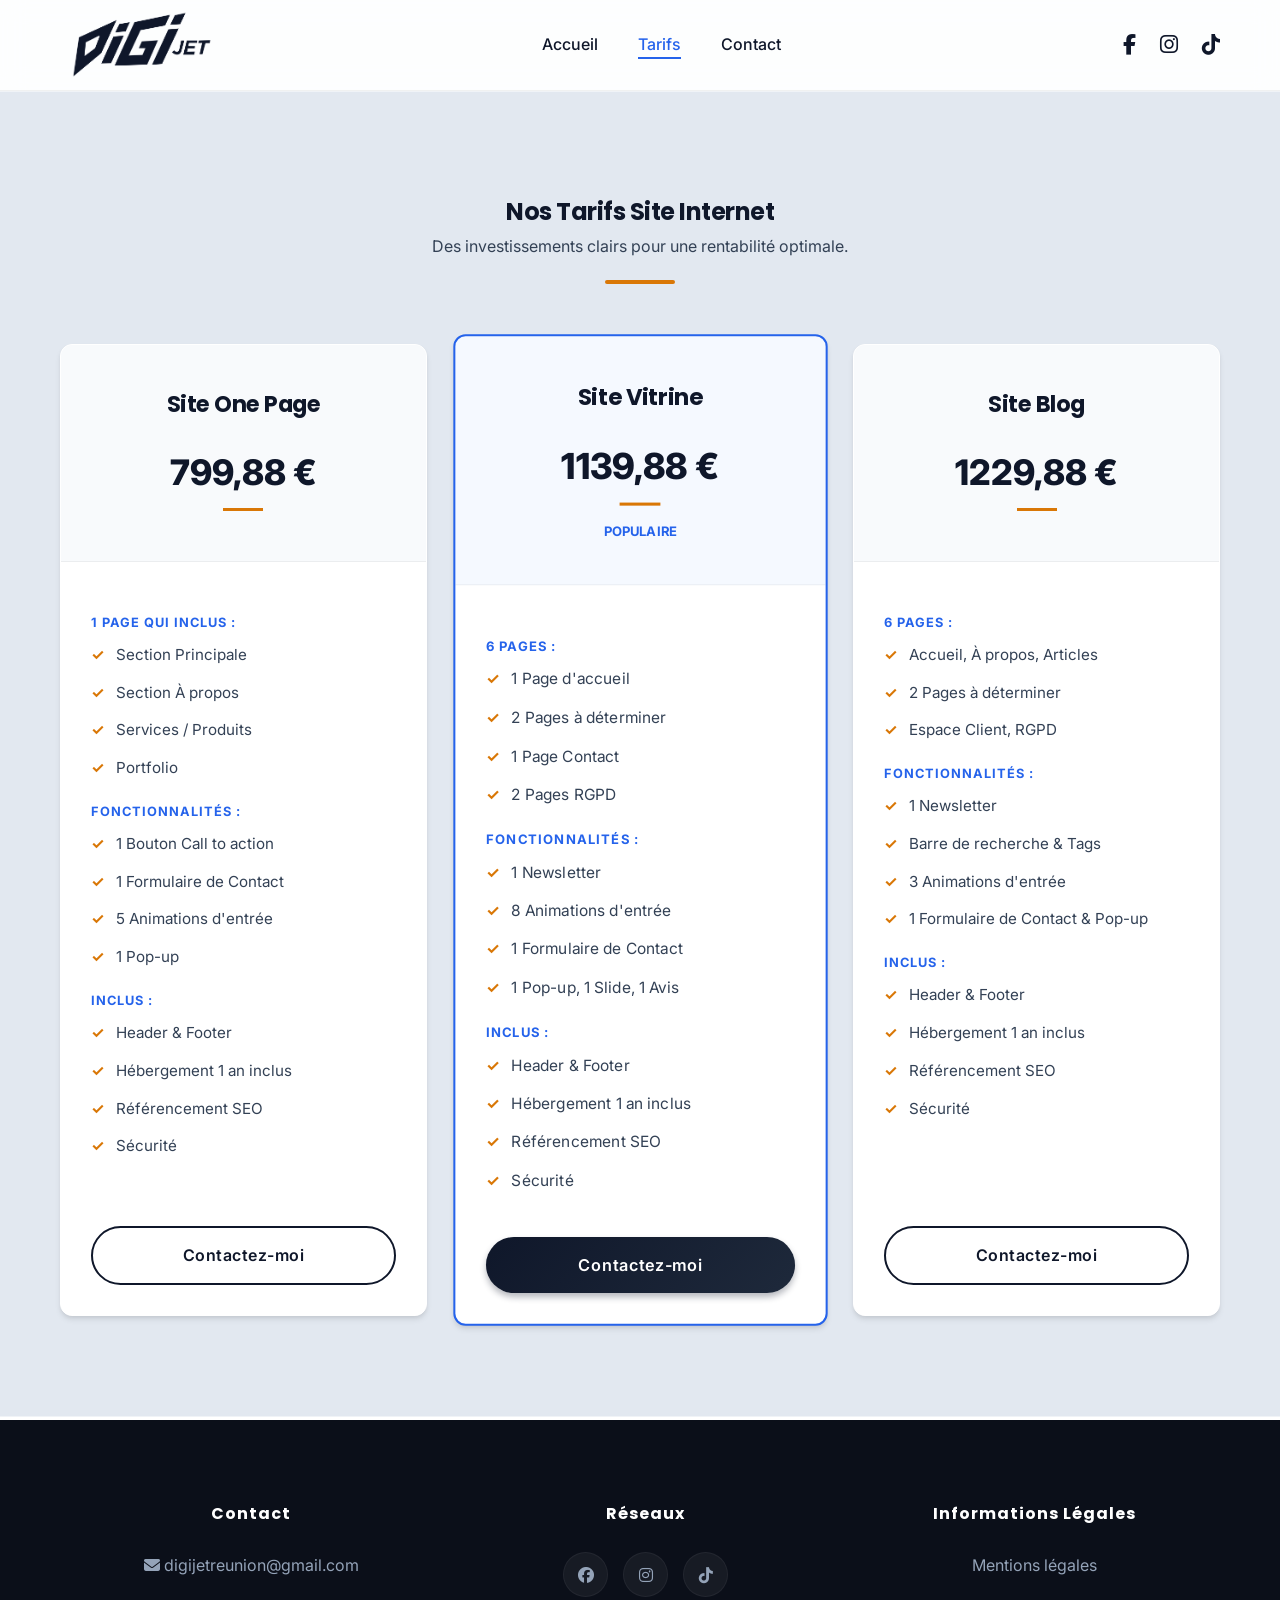
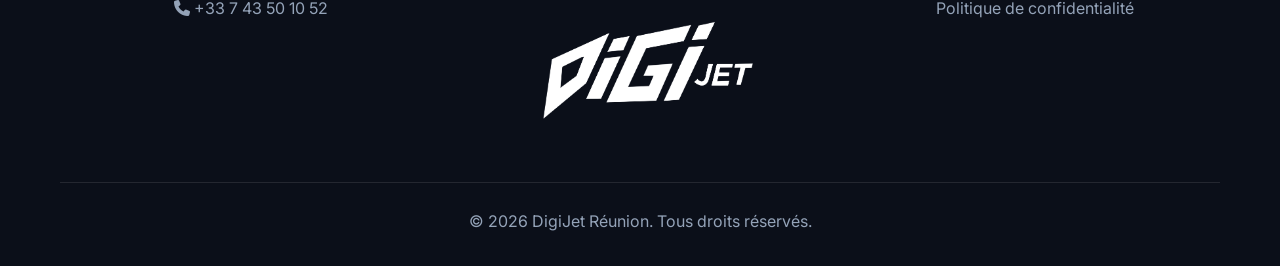
<file: tarifs.html>
<!DOCTYPE html>
<html lang="fr">
<head>

<script id="Cookiebot" src="https://consent.cookiebot.com/uc.js" data-cbid="739e6953-4189-4cd2-9d1f-d18bfc82da0c" type="text/javascript" async></script>

<script data-cookieconsent="ignore">    window.dataLayer = window.dataLayer || [];    function gtag() {        dataLayer.push(arguments);    }    gtag("consent", "default", {        ad_personalization: "denied",        ad_storage: "denied",        ad_user_data: "denied",        analytics_storage: "denied",        functionality_storage: "denied",        personalization_storage: "denied",        security_storage: "granted",        wait_for_update: 500,    });    gtag("set", "ads_data_redaction", true);    gtag("set", "url_passthrough", false);</script>

<!-- Google tag (gtag.js) -->
<script async src="https://www.googletagmanager.com/gtag/js?id=G-381HHHDQ9Z"></script>
<script>
  window.dataLayer = window.dataLayer || [];
  function gtag(){dataLayer.push(arguments);}
  gtag('js', new Date());

  gtag('config', 'G-381HHHDQ9Z');
</script>

<!-- Google Tag Manager -->
<script>(function(w,d,s,l,i){w[l]=w[l]||[];w[l].push({'gtm.start':
new Date().getTime(),event:'gtm.js'});var f=d.getElementsByTagName(s)[0],
j=d.createElement(s),dl=l!='dataLayer'?'&l='+l:'';j.async=true;j.src=
'https://www.googletagmanager.com/gtm.js?id='+i+dl;f.parentNode.insertBefore(j,f);
})(window,document,'script','dataLayer','GTM-5G2W4V74');</script>
<!-- End Google Tag Manager -->


    <meta charset="UTF-8">
    <meta name="viewport" content="width=device-width, initial-scale=1.0">
    <title>Nos Tarifs - DigiJet</title>
    <meta name="description" content="Création de sites internet à La Réunion. Site vitrine, e-commerce, blog. Solutions web modernes pour entreprises et indépendants.">
    <meta name="facebook-domain-verification" content="4r6xxpj1vl2rnywando2c2mnoz65j7" />

    <link href="https://fonts.googleapis.com/css2?family=Inter:wght@400;500&family=Poppins:wght@600;700&display=swap" rel="stylesheet">
    <link rel="stylesheet" href="https://cdnjs.cloudflare.com/ajax/libs/font-awesome/6.4.0/css/all.min.css">
    <link rel="icon" type="image/x-icon" href="assets/images/new_logo_digijet_jet.svg">
    
    <link rel="stylesheet" href="assets/css/style.css">
</head>
<body>
<!-- Google Tag Manager (noscript) -->
<noscript><iframe src="https://www.googletagmanager.com/ns.html?id=GTM-5G2W4V74"
height="0" width="0" style="display:none;visibility:hidden"></iframe></noscript>
<!-- End Google Tag Manager (noscript) -->

<header>
    <div class="container navbar">
        <a href="./index.html" class="logo"><img src="./assets/images/new_logo_digijet_blue.png" alt="logo DigiJet"></a>
        
        <nav>
            <ul class="nav-links">
                <li><a href="./index.html" class="">Accueil</a></li>
                <li><a href="./tarifs.html" class="active">Tarifs</a></li>
                <li><a href="./contact.html" class="">Contact</a></li>
            </ul>
        </nav>

        <div class="social-icons">
            <a href="https://www.facebook.com/p/DigiJet-61564815276127/?_rdr" target="_blank"><i class="fab fa-facebook-f"></i></a>
            <a href="https://www.instagram.com/digijet.fr/" target="_blank"><i class="fab fa-instagram"></i></a>
            <a href="https://www.tiktok.com/@digijetreunion?lang=fr" target="_blank"><i class="fab fa-tiktok"></i></a>
        </div>

        <div class="burger">
            <i class="fas fa-bars"></i>
        </div>
    </div>
</header>
<section class="bg-light reveal">
    <div class="container">
        <div class="text-center section-title">
            <h1>Nos Tarifs Site Internet</h1>
            <p>Des investissements clairs pour une rentabilité optimale.</p>
        </div>

        <div class="grid-4">
            
            <div class="pricing-card reveal">
                <div class="pricing-header">
                    <h3>Site One Page</h3>
                    <div class="price">799,88 €</div>
                </div>
                <ul class="features-list">
                    <span class="cat-title">1 Page qui inclus :</span>
                    <li>Section Principale</li>
                    <li>Section À propos</li>
                    <li>Services / Produits</li>
                    <li>Portfolio</li>
                    
                    <span class="cat-title">Fonctionnalités :</span>
                    <li>1 Bouton Call to action</li>
                    <li>1 Formulaire de Contact</li>
                    <li>5 Animations d'entrée</li>
                    <li>1 Pop-up</li>

                    <span class="cat-title">Inclus :</span>
                    <li>Header & Footer</li>
                    <li>Hébergement 1 an inclus</li>
                    <li>Référencement SEO</li>
                    <li>Sécurité</li>
                </ul>
                <a href="./contact.html" class="btn btn-secondary">Contactez-moi</a>
            </div>

            <div class="pricing-card reveal" style="border: 2px solid var(--accent-color); transform: scale(1.02);">
                <div class="pricing-header" style="background: rgba(59,130,246,0.05);">
                    <h3>Site Vitrine</h3>
                    <div class="price">1139,88 €</div>
                    <div style="color:var(--accent-color); font-size:0.8rem; font-weight:bold; margin-top:5px;">POPULAIRE</div>
                </div>
                <ul class="features-list">
                    <span class="cat-title">6 Pages :</span>
                    <li>1 Page d'accueil</li>
                    <li>2 Pages à déterminer</li>
                    <li>1 Page Contact</li>
                    <li>2 Pages RGPD</li>
                    
                    <span class="cat-title">Fonctionnalités :</span>
                    <li>1 Newsletter</li>
                    <li>8 Animations d'entrée</li>
                    <li>1 Formulaire de Contact</li>
                    <li>1 Pop-up, 1 Slide, 1 Avis</li>

                    <span class="cat-title">Inclus :</span>
                    <li>Header & Footer</li>
                    <li>Hébergement 1 an inclus</li>
                    <li>Référencement SEO</li>
                    <li>Sécurité</li>
                </ul>
                <a href="./contact.html" class="btn btn-primary">Contactez-moi</a>
            </div>

            <div class="pricing-card reveal">
                <div class="pricing-header">
                    <h3>Site Blog</h3>
                    <div class="price">1229,88 €</div>
                </div>
                <ul class="features-list">
                    <span class="cat-title">6 Pages :</span>
                    <li>Accueil, À propos, Articles</li>
                    <li>2 Pages à déterminer</li>
                    <li>Espace Client, RGPD</li>
                    
                    <span class="cat-title">Fonctionnalités :</span>
                    <li>1 Newsletter</li>
                    <li>Barre de recherche & Tags</li>
                    <li>3 Animations d'entrée</li>
                    <li>1 Formulaire de Contact & Pop-up</li>

                    <span class="cat-title">Inclus :</span>
                    <li>Header & Footer</li>
                    <li>Hébergement 1 an inclus</li>
                    <li>Référencement SEO</li>
                    <li>Sécurité</li>
                </ul>
                <a href="./contact.html" class="btn btn-secondary">Contactez-moi</a>
            </div>

            <!-- <div class="pricing-card reveal">
                <div class="pricing-header">
                    <h3>Site E-commerce</h3>
                    <div class="price">1819,88 €</div>
                </div>
                <ul class="features-list">
                    <span class="cat-title">6 Pages :</span>
                    <li>Accueil, À propos, Boutique</li>
                    <li>Espace Client, RGPD</li>
                    <li>2 Pages à déterminer</li>
                    
                    <span class="cat-title">Fonctionnalités :</span>
                    <li>Newsletter</li>
                    <li>Barre de recherche & Tags</li>
                    <li>3 Animations d'entrée</li>
                    <li>Formulaire Contact & Pop-up</li>

                    <span class="cat-title">Inclus :</span>
                    <li>Header & Footer</li>
                    <li>Hébergement 1 an inclus</li>
                    <li>Référencement SEO</li>
                    <li>Sécurité</li>
                </ul>
                <a href="./contact.html" class="btn btn-secondary">Contactez-moi</a>
            </div> -->

        </div>
    </div>
</section>

<footer>
    <div class="container">
        <div class="footer-grid" style="display: flex; flex-direction: row; justify-content: space-around;">
            <div class="footer-col">
                <h4>Contact</h4>
                <p><i class="fas fa-envelope"></i> digijetreunion@gmail.com</p>
                <p><i class="fas fa-phone"></i> +33 7 43 50 10 52</p>
            </div>

            <div class="footer-col">
                <h4>Réseaux</h4>
                <div class="footer-socials" style="display: flex;">
                    <a href="https://www.facebook.com/p/DigiJet-61564815276127/?_rdr"><i class="fab fa-facebook"></i></a>
                    <a href="https://www.instagram.com/digijet.fr/"><i class="fab fa-instagram"></i></a>
                    <a href="https://www.tiktok.com/@digijetreunion?lang=fr"><i class="fab fa-tiktok"></i></a>
                </div>
                <a href="./index.html" class="logo"><img src="./assets/images/new_logo_digijet_white.png" alt="logo DigiJet"></a>
            </div>

            <div class="footer-col">
                <h4>Informations Légales</h4>
                <a href="./mentions-legales.html">Mentions légales</a>
                <a href="./politique-confidentialite.html">Politique de confidentialité</a>
            </div>
        </div>

        <div class="copyright">
            &copy; 2026 DigiJet Réunion. Tous droits réservés.
        </div>
    </div>
</footer>

<script src="assets/js/script.js"></script>
</body>
</html>
</file>
<file: assets/css/style.css>
/* --- VARIABLES & RESET --- */
:root {
  /* --- PALETTE DE COULEURS --- */
  
  /* Textes & Titres */
  --primary-color: #0f172a; /* Bleu Nuit très sombre (Titres) */
  --primary-light: #475569; /* Gris soutenu (Sous-titres) */
  --text-color: #334155;    /* Gris texte courant */
  --text-light: #64748b;    /* Gris clair (petits textes) */

  /* Accents */
  --accent-color: #2563eb;  /* Bleu Royal vibrant */
  --gold-color: #d97706;    /* Or ambré (plus visible sur fond gris) */

  /* --- ARRIÈRE-PLANS (C'est ici que tout change) --- */
  
  /* 1. Fond global du site (Body) : Gris-Bleu très pâle (fini le blanc pur) */
  --bg-body: #f1f5f9; 
  
  /* 2. Fond des sections alternées (.bg-light) : Gris Pierre plus soutenu */
  --bg-section-alt: #e2e8f0; 
  
  /* 3. Fond des cartes : Blanc Pur (pour le contraste) */
  --bg-card: #ffffff;
  
  /* 4. Dégradé Hero : Du blanc vers le gris du body */
  --bg-hero: linear-gradient(180deg, #ffffff 0%, #f1f5f9 100%);
  
  /* 5. Dégradé sombre (Boutons / Footer / CTA) */
  --bg-dark: linear-gradient(135deg, #0f172a 0%, #1e293b 100%);

  /* --- OMBRES & BORDURES --- */
  --shadow-sm: 0 1px 3px rgba(0,0,0,0.1);
  --shadow-card: 0 4px 6px -1px rgba(0, 0, 0, 0.1), 0 2px 4px -1px rgba(0, 0, 0, 0.06);
  --shadow-hover: 0 20px 25px -5px rgba(0, 0, 0, 0.1), 0 10px 10px -5px rgba(0, 0, 0, 0.04);
  
  /* Bordure subtile pour délimiter les blocs sur les fonds gris */
  --border-subtle: 1px solid rgba(255,255,255,0.5);

  --radius: 12px;
  --font-heading: "Poppins", sans-serif;
  --font-body: "Inter", sans-serif;
}

* {
  margin: 0;
  padding: 0;
  box-sizing: border-box;
}

html {
  scroll-behavior: smooth;
}

body {
  font-family: var(--font-body);
  color: var(--text-color);
  /* CHANGEMENT MAJEUR : Fond global teinté */
  background-color: var(--bg-body);
  line-height: 1.7;
  display: flex;
  flex-direction: column;
  min-height: 100vh;
  overflow-x: hidden;
}

h1, h2, h3, h4 {
  font-family: var(--font-heading);
  color: var(--primary-color);
  font-weight: 700;
  letter-spacing: -0.5px;
}

a {
  text-decoration: none;
  color: inherit;
  transition: all 0.3s ease;
}

ul {
  list-style: none;
}

img {
  max-width: 100%;
  height: auto;
  display: block;
}

/* --- SECTIONS --- */
section {
  padding: 100px 0;
  position: relative;
  /* Bordure très légère en bas pour séparer si deux couleurs sont proches */
  border-bottom: 1px solid rgba(0,0,0,0.03); 
}

/* Classe pour alterner les fonds (Services, Tarifs, Réalisations) */
.bg-light {
  /* CHANGEMENT MAJEUR : Fond plus sombre pour créer des bandes */
  background-color: var(--bg-section-alt);
  border-top: 1px solid rgba(255,255,255,0.5);
  border-bottom: 1px solid rgba(255,255,255,0.5);
}

/* --- CAROUSEL REALISATIONS (Spécifique) --- */

.cardRealisation{
    max-width: 400px; 
    max-height:250px; 
    margin-bottom: 20px; 
    border-radius: 8px;
}

/* On s'assure que la carte prend toute la hauteur du slide pour l'alignement */
.realisation-card {
    height: 100%;
    display: flex;
    flex-direction: column;
    justify-content: space-between; /* Pousse le lien vers le bas */
}

/* Optionnel : Si tu veux un fond différent pour cette section comme pour services */
.realisation-carousel-section {
    background-color: var(--bg-section-alt); 
    /* Ou un autre dégradé si tu veux varier */
}

.container {
  max-width: 1200px;
  margin: 0 auto;
  padding: 0 20px;
}

/* --- ANIMATIONS (Inchangées) --- */
.reveal {
  opacity: 0;
  transform: translateY(30px);
  transition: all 0.8s ease-out;
}

.reveal.active {
  opacity: 1;
  transform: translateY(0);
}

/* --- BOUTONS --- */
.btn {
  display: inline-flex;
  justify-content: center;
  align-items: center;
  padding: 14px 35px;
  border-radius: 50px;
  font-weight: 600;
  cursor: pointer;
  border: none;
  transition: all 0.3s cubic-bezier(0.4, 0, 0.2, 1);
  font-size: 1rem;
  letter-spacing: 0.5px;
}

.btn-primary {
  background: var(--bg-dark);
  color: white;
  box-shadow: 0 4px 6px rgba(15, 23, 42, 0.3);
}

.btn-primary:hover {
  transform: translateY(-3px);
  box-shadow: 0 10px 15px rgba(15, 23, 42, 0.4);
  background: var(--accent-color);
}

.btn-secondary {
  /* Fond transparent mais bordure visible */
  background: transparent;
  border: 2px solid var(--primary-color);
  color: var(--primary-color);
}

.btn-secondary:hover {
  background: var(--primary-color);
  color: white;
  transform: translateY(-3px);
  box-shadow: 0 4px 6px rgba(0,0,0,0.1);
}

.text-center {
  text-align: center;
}

.section-title {
  margin-bottom: 60px;
  position: relative;
  display: inline-block;
  width: 100%;
}

.section-title h2 {
  font-size: 2.8rem;
  margin-bottom: 15px;
}

.section-title::after {
  content: "";
  display: block;
  width: 70px;
  height: 4px;
  background: var(--gold-color);
  margin: 20px auto 0;
  border-radius: 4px;
}

/* --- HEADER --- */
header {
  /* Fond blanc cassé semi-transparent pour se détacher du body gris */
  background: rgba(255, 255, 255, 0.85);
  backdrop-filter: blur(12px);
  -webkit-backdrop-filter: blur(12px);
  position: sticky;
  top: 0;
  z-index: 1000;
  transition: all 0.3s ease;
  border-bottom: 1px solid rgba(0, 0, 0, 0.05);
}

header.scrolled {
  padding: 5px 0;
  background: rgba(255, 255, 255, 0.98);
  box-shadow: var(--shadow-sm);
}

.navbar {
  display: flex;
  justify-content: space-between;
  align-items: center;
  height: 90px;
  transition: height 0.3s ease;
}

header.scrolled .navbar {
  height: 70px;
}

.footer-col .logo img {
    max-height: 120px!important;
}

.logo img {
  max-height: 80px;
  transition: transform 0.3s;
}
.logo:hover img {
  transform: scale(1.05);
}

.nav-links {
  display: flex;
  gap: 40px;
}

.nav-links a {
  font-weight: 500;
  font-size: 1rem;
  color: var(--primary-color);
  position: relative;
}

.nav-links a::after {
  content: "";
  position: absolute;
  width: 0;
  height: 2px;
  bottom: -5px;
  left: 0;
  background-color: var(--accent-color);
  transition: width 0.3s ease;
}

.nav-links a:hover::after,
.nav-links a.active::after {
  width: 100%;
}
.nav-links a:hover,
.nav-links a.active {
  color: var(--accent-color);
}

.social-icons a {
  margin-left: 20px;
  color: var(--primary-color);
  font-size: 1.3rem;
  transition: 0.3s;
}
.social-icons a:hover {
  color: var(--accent-color);
  transform: translateY(-3px);
}

.burger {
  display: none;
  cursor: pointer;
  font-size: 1.8rem;
  color: var(--primary-color);
}

/* --- HERO SECTION --- */
.hero {
  /* CHANGEMENT : Dégradé visible pour trancher avec le reste */
  background: var(--bg-hero);
  text-align: center;
  padding: 160px 0 120px;
  position: relative;
  overflow: hidden;
  border-bottom: 1px solid rgba(0,0,0,0.05);
}

.hero::before {
  content: "";
  position: absolute;
  top: -100px;
  right: -100px;
  width: 600px;
  height: 600px;
  /* Cercle bleu très pâle pour habiller le fond */
  background: radial-gradient(circle, rgba(37, 99, 235, 0.06) 0%, rgba(255, 255, 255, 0) 70%);
  border-radius: 50%;
  z-index: 0;
}

.hero .container {
  position: relative;
  z-index: 1;
}

.hero h1 {
  font-size: clamp(3rem, 6vw, 5.5rem) !important;
  margin-bottom: 20px;
  line-height: 1.1;
  color: var(--primary-color);
}

.hero p {
  font-size: 1.3rem;
  color: var(--text-light);
  margin-bottom: 40px;
  max-width: 800px;
  margin-left: auto;
  margin-right: auto;
}

.hero-btns {
  display: flex;
  gap: 20px;
  justify-content: center;
  flex-wrap: wrap;
}

/* --- GRILLES --- */
.grid-4 {
  display: grid;
  grid-template-columns: repeat(auto-fit, minmax(280px, 1fr));
  gap: 30px;
}
.grid-3 {
  display: grid;
  grid-template-columns: repeat(auto-fit, minmax(320px, 1fr));
  gap: 40px;
}
.grid-2 {
  display: grid;
  grid-template-columns: repeat(auto-fit, minmax(450px, 1fr));
  gap: 60px;
}

/* --- CARTES (Gros travail de contraste ici) --- */
.card {
  /* Fond BLANC PUR pour trancher avec le fond gris du site */
  background: var(--bg-card);
  padding: 40px 30px;
  border-radius: var(--radius);
  box-shadow: var(--shadow-card);
  /* Bordure très fine pour effet "Premium" */
  border: 1px solid rgba(255,255,255,0.6); 
  transition: all 0.4s ease;
  position: relative;
  overflow: hidden;
}


.card:hover {
  transform: translateY(-8px);
  box-shadow: var(--shadow-hover);
  border-color: rgba(37, 99, 235, 0.2);
}

.card::before {
  content: "";
  position: absolute;
  top: 0;
  left: 0;
  width: 4px;
  height: 100%;
  background: var(--gold-color);
  transform: scaleY(0);
  transition: transform 0.3s ease;
  transform-origin: bottom;
}
.card:hover::before {
  transform: scaleY(1);
}

/* --- TARIFS --- */
.pricing-card {
  background: var(--bg-card);
  border-radius: var(--radius);
  padding: 0 0 30px 0;
  box-shadow: var(--shadow-card);
  /* Contraste avec le fond gris de la section tarifs */
  border: 1px solid white; 
  display: flex;
  flex-direction: column;
  transition: 0.4s;
  overflow: hidden;
  position: relative;
}

.pricing-card:hover {
  transform: translateY(-10px);
  box-shadow: var(--shadow-hover);
  z-index: 2; /* Passe au dessus */
}

.pricing-header {
  text-align: center;
  padding: 40px 20px;
  /* Légère teinte grise dans le header de la carte */
  background: #f8fafc;
  border-bottom: 1px solid rgba(0, 0, 0, 0.05);
}

.pricing-header h3 {
  margin-bottom: 10px;
  font-size: 1.4rem;
}

.price {
  font-size: 2.2rem;
  font-weight: 800;
  color: var(--primary-color);
  margin: 10px 0;
  position: relative;
  display: inline-block;
}

.price::after {
  content: "";
  display: block;
  width: 40px;
  height: 3px;
  background: var(--gold-color);
  margin: 5px auto 0;
}

.features-list {
  padding: 30px;
  flex-grow: 1;
  font-size: 0.95rem;
}

.features-list li {
  margin-bottom: 12px;
  padding-left: 25px;
  color: var(--text-color);
  position: relative;
}

.features-list li::before {
  content: "✓";
  color: var(--gold-color);
  position: absolute;
  left: 0;
  font-weight: bold;
}

.cat-title {
  font-weight: 700;
  color: var(--accent-color);
  margin-top: 20px;
  margin-bottom: 8px;
  display: block;
  text-transform: uppercase;
  font-size: 0.8rem;
  letter-spacing: 1px;
}

.pricing-card .btn {
  margin: 0 30px;
}

/* --- CONTACT --- */
.contact-wrapper {
  display: flex;
  gap: 60px;
  flex-wrap: wrap;
}

.contact-form {
  flex: 2;
  /* Le formulaire est blanc, posé sur le fond gris de la section */
  background: white;
  padding: 50px;
  border-radius: var(--radius);
  box-shadow: var(--shadow-card);
}

.contact-info {
  flex: 1;
  display: flex;
  flex-direction: column;
  gap: 30px;
}

.form-group label {
  color: var(--primary-color);
  font-weight: 600;
  font-size: 0.9rem;
  margin-bottom: 8px;
  display: block;
}

.form-control {
  width: 100%;
  padding: 15px;
  border: 1px solid #cbd5e1;
  border-radius: 8px;
  font-family: inherit;
  /* Fond input très légèrement grisé pour délimiter la zone de saisie */
  background-color: #f8fafc;
  transition: 0.3s;
  color: var(--primary-color);
}

.form-control:focus {
  outline: none;
  border-color: var(--accent-color);
  /* Devient blanc pur au focus */
  background-color: #ffffff;
  box-shadow: 0 0 0 4px rgba(37, 99, 235, 0.1);
}

.info-box {
  padding: 40px 30px;
  border-radius: var(--radius);
  text-align: center;
  box-shadow: var(--shadow-card);
  transition: 0.3s;
  background: white;
}

.info-box:hover {
  transform: translateY(-5px);
}

.info-box.dark {
  background: var(--bg-dark);
  color: white;
  box-shadow: 0 10px 20px rgba(0,0,0,0.2);
}

.info-box.dark h3 {
    color: white !important;
}

/* --- FOOTER --- */
footer {
  /* Fond très sombre pour clore la page */
  background-color: #0b0f19;
  color: #94a3b8;
  padding: 80px 0 30px;
  margin-top: auto;
  position: relative;
  border-top: 3px solid white;
}

.footer-col {
  display: flex;
  flex-direction: column;
  align-items: center;
  justify-content: flex-start;
  gap: 15px;
}

.footer-col h4 {
  color: white;
  margin-bottom: 10px;
  letter-spacing: 1px;
}

.footer-col p,
.footer-col a {
  color: #94a3b8;
  transition: 0.3s;
}

.footer-col a:hover {
  color: var(--gold-color);
  padding-left: 5px;
}

.footer-socials {
  gap: 15px;
  display: flex;
}

.footer-socials a {
  width: 45px;
  height: 45px;
  border-radius: 50%;
  background: rgba(255, 255, 255, 0.05);
  display: flex;
  align-items: center;
  justify-content: center;
  border: 1px solid rgba(255, 255, 255, 0.05);
}

.footer-socials a:hover {
  background: var(--accent-color);
  color: white;
  transform: translateY(-3px) rotate(360deg);
}


@media (max-width: 750px) {
    .footer-grid{
        flex-direction: column!important;
    }
}



.copyright {
  display: flex;
  justify-content: center;
  border-top: 1px solid rgba(255, 255, 255, 0.1);
  margin-top: 50px;
  padding-top: 25px;
}

/* --- MESSAGES D'ALERTE --- */
.alert {
    padding: 15px;
    margin-bottom: 20px;
    border-radius: 8px;
    font-weight: 500;
}
.alert-success {
    background-color: #dcfce7;
    color: #166534;
    border: 1px solid #bbf7d0;
}
.alert-error {
    background-color: #fee2e2;
    color: #991b1b;
    border: 1px solid #fecaca;
}



/* --- RESPONSIVE --- */
@media (max-width: 900px) {
  .hero h1 {
    font-size: 3.5rem !important;
  }
  .nav-links {
    display: none;
    position: absolute;
    top: 90px;
    left: 0;
    width: 100%;
    background: white;
    flex-direction: column;
    padding: 40px;
    box-shadow: 0 10px 15px rgba(0,0,0,0.1);
    text-align: center;
  }
  .nav-links.active {
    display: flex;
    animation: fadeIn 0.3s ease;
  }
  .burger {
    display: block;
  }
}

@media (max-width: 600px) {
  .grid-2 {
    grid-template-columns: 1fr;
  }
  .contact-wrapper {
    flex-direction: column-reverse;
  }
  .hero {
    padding: 120px 0 80px;
  }
}

@keyframes fadeIn {
  from { opacity: 0; transform: translateY(-10px); }
  to { opacity: 1; transform: translateY(0); }
}







/* --- CAROUSEL SERVICES (Nouveau Style) --- */

.services-carousel-section {
    /* Un fond légèrement différent pour distinguer de la grille suivante */
    background: linear-gradient(180deg, var(--bg-section-alt) 0%, #dbeafe 100%); 
    overflow: hidden;
}

.carousel-wrapper {
    position: relative;
    max-width: 1200px; /* Largeur contrôlée pour le slider */
    margin: 0 auto;
    display: flex;
    align-items: center;
    justify-content: center;
}

.carousel-track-container {
    overflow: hidden;
    width: 100%;
    padding: 20px 5px; /* Espace pour l'ombre des cartes */
}

.carousel-track {
    display: flex;
    transition: transform 0.5s ease-in-out;
    list-style: none;
    padding: 0;
    margin: 0;
}

.carousel-slide {
    /* Par défaut (Mobile) : 1 slide visible */
    min-width: 100%; 
    box-sizing: border-box;
    padding: 0 15px; /* Espace entre les slides */
}

/* Style spécifique des cartes dans le carousel pour effet Premium */
.service-card {
    height: 100%;
    display: flex;
    flex-direction: column;
    justify-content: center;
    background: white;
    border: 1px solid rgba(255, 255, 255, 0.8);
    box-shadow: 0 10px 30px rgba(15, 23, 42, 0.08); /* Ombre plus douce et large */
    transition: transform 0.3s ease, box-shadow 0.3s ease;
}

.service-card:hover {
    transform: translateY(-5px) scale(1.02);
    box-shadow: 0 20px 40px rgba(37, 99, 235, 0.15); /* Reflet bleu au survol */
    border-color: var(--accent-color);
}

/* BOUTONS NAVIGATION (Flèches) */
.carousel-btn {
    position: absolute;
    top: 50%;
    transform: translateY(-50%);
    background: white;
    border: 1px solid rgba(0,0,0,0.05);
    width: 50px;
    height: 50px;
    border-radius: 50%;
    color: var(--primary-color);
    cursor: pointer;
    z-index: 10;
    box-shadow: 0 4px 10px rgba(0,0,0,0.1);
    transition: all 0.3s ease;
    display: flex;
    align-items: center;
    justify-content: center;
}

.carousel-btn:hover {
    background: var(--accent-color);
    color: white;
    transform: translateY(-50%) scale(1.1);
}

.prev-btn { left: -60px; }
.next-btn { right: -60px; }

/* POINTS DE NAVIGATION */
.carousel-nav {
    display: flex;
    justify-content: center;
    padding: 20px 0;
    gap: 10px;
}

.carousel-indicator {
    border: none;
    width: 12px;
    height: 12px;
    border-radius: 50%;
    background: rgba(15, 23, 42, 0.2);
    cursor: pointer;
    transition: all 0.3s;
}

.carousel-indicator.current-slide {
    background: var(--accent-color);
    transform: scale(1.2);
}

/* --- RESPONSIVE CAROUSEL --- */

/* Tablette et + : 2 slides */
@media (min-width: 700px) {
    .carousel-slide {
        min-width: 50%;
    }
}

/* Desktop et + : 3 slides */
@media (min-width: 1000px) {
    .carousel-slide {
        min-width: 33.333%;
    }
}

/* Mobile : Cacher les flèches si elles débordent trop ou les rapprocher */
@media (max-width: 1360px) {
    .prev-btn, .next-btn {
        display: none; /* On préfère le swipe ou les points sur mobile */
    }
    .carousel-wrapper {
        width: 100%;
    }
}




















/* Ajoute ceci dans style.css */
.div-portrait{
  display: flex;
  align-items: center;
  justify-content: center;
  text-align: center;
  width: 380px;
  height: 380px;
  border-radius: 180px;
  border: solid 1px black;
  overflow: hidden;
  padding-right: 5%;
}

.ryan-portrait {
    max-width: none;
    height: 100%;

  /* Transition douce si on veut un effet au survol */
  transition: filter 0.3s ease, transform 0.3s ease;
}

.ryan-portrait:hover {
  /* Au survol */

  transform: scale(1.02);
}

@media (max-width: 740px) {
    #divPropos{
        flex-direction: column!important;
    }
}














/* --- RUBANS PROJETS (Ribbons) --- */

.ribbon {
  position: absolute;
  top: 25px;            /* Distance du haut */
  right: -50px;         /* Décalage vers la droite pour l'effet diagonal */
  width: 170px;         /* Doit être assez large pour couvrir le coin */
  transform: rotate(45deg); /* La rotation diagonale */
  
  text-align: center;
  font-size: 0.55rem;
  font-weight: 800;     /* Gras pour être lisible */
  text-transform: uppercase;
  letter-spacing: 1px;
  padding: 8px 0;       /* Épaisseur du ruban */
  z-index: 10;          /* Au-dessus de l'image */
  box-shadow: 0 3px 6px rgba(0,0,0,0.15); /* Ombre pour l'effet 3D */
  pointer-events: none; /* Le clic passe au travers */
  
  /* Lissage du texte lors de la rotation */
  -webkit-font-smoothing: antialiased; 
}

/* Style pour "Fictif" (Projets IA/Exemples) */
.ribbon-fictif {
  background-color: #e2e8f0; /* Gris clair */
  color: #1e293b;            /* Texte gris foncé */
  border: 1px solid #cbd5e1; /* Légère bordure pour la netteté */
}

/* Style pour "Réel" (Projets Clients) */
.ribbon-reel {
  background-color: #d1fae5; /* Vert doux */
  color: #065f46;            /* Texte vert foncé */
  border: 1px solid #a7f3d0;
}
</file>
